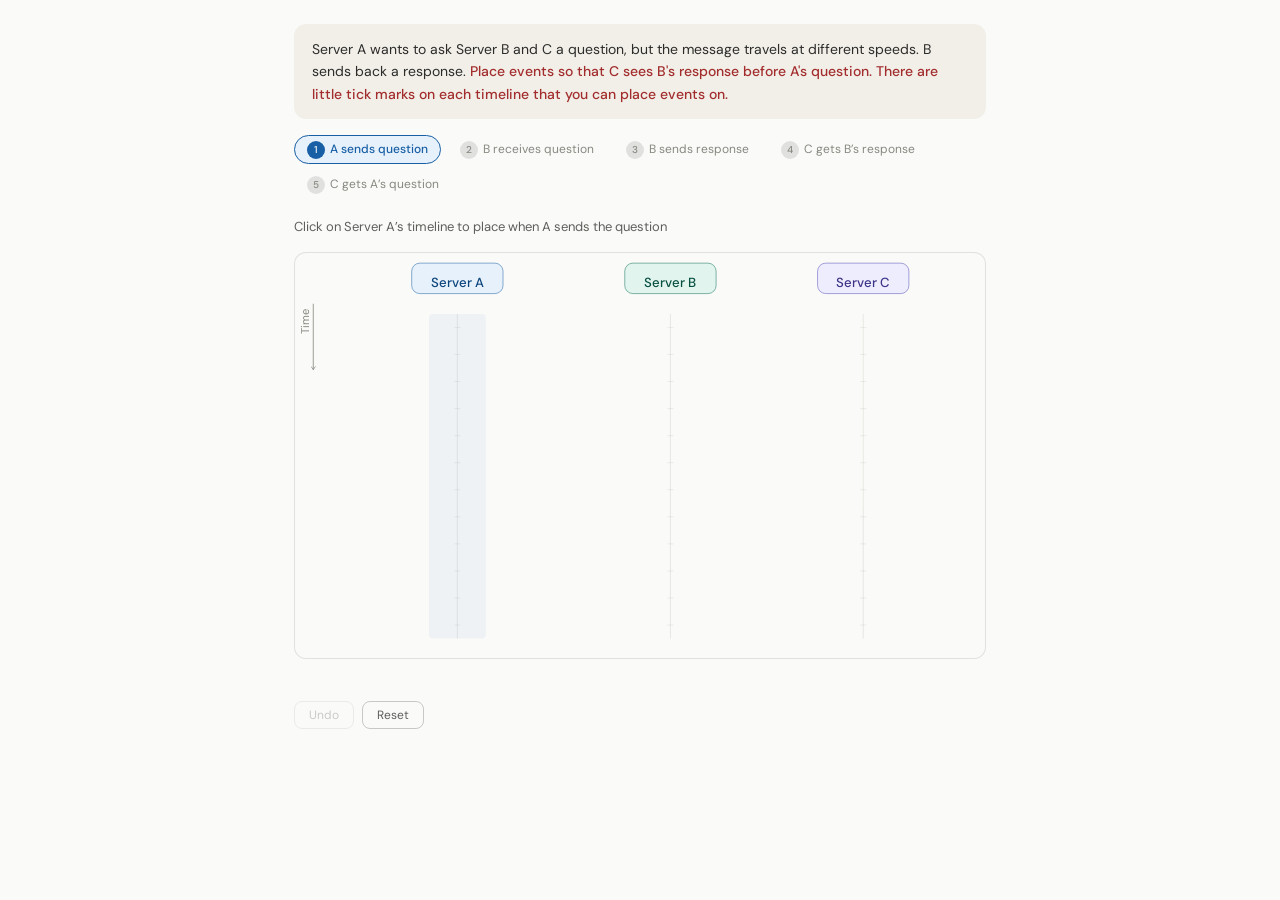
<file: artifacts/causal-violation.html>
<!DOCTYPE html>
<html lang="en">
<head>
<meta charset="UTF-8">
<meta name="viewport" content="width=device-width, initial-scale=1.0">
<title>Build a Causal Violation</title>
<link rel="preconnect" href="https://fonts.googleapis.com">
<link href="https://fonts.googleapis.com/css2?family=DM+Sans:ital,opsz,wght@0,9..40,400;0,9..40,500;1,9..40,400&family=DM+Mono:wght@400;500&display=swap" rel="stylesheet">
<style>
  :root {
    --bg: #FAFAF8;
    --bg2: #F1EFE8;
    --bg3: #E8E6DF;
    --text: #2C2C2A;
    --text2: #5F5E5A;
    --text3: #888780;
    --border: rgba(0,0,0,0.1);
    --border2: rgba(0,0,0,0.2);
    --blue50: #E6F1FB; --blue200: #85B7EB; --blue400: #378ADD; --blue600: #185FA5; --blue800: #0C447C;
    --teal50: #E1F5EE; --teal200: #5DCAA5; --teal600: #0F6E56; --teal800: #085041;
    --purple50: #EEEDFE; --purple200: #AFA9EC; --purple600: #534AB7; --purple800: #3C3489;
    --amber50: #FAEEDA; --amber400: #EF9F27; --amber600: #BA7517; --amber800: #633806;
    --red50: #FCEBEB; --red400: #E24B4A; --red600: #A32D2D; --red800: #791F1F;
    --font: 'DM Sans', system-ui, sans-serif;
    --mono: 'DM Mono', monospace;
    --radius: 8px;
    --radius-lg: 12px;
  }
  @media (prefers-color-scheme: dark) {
    :root {
      --bg: #1A1A18;
      --bg2: #2C2C2A;
      --bg3: #3D3D3A;
      --text: #E8E6DF;
      --text2: #B4B2A9;
      --text3: #888780;
      --border: rgba(255,255,255,0.1);
      --border2: rgba(255,255,255,0.2);
      --blue50: #0C447C; --blue200: #378ADD; --blue800: #E6F1FB;
      --teal50: #085041; --teal200: #1D9E75; --teal800: #E1F5EE;
      --purple50: #3C3489; --purple200: #7F77DD; --purple800: #EEEDFE;
      --amber50: #633806; --amber400: #EF9F27; --amber600: #FAC775; --amber800: #FAEEDA;
      --red50: #501313; --red400: #F09595; --red600: #F7C1C1; --red800: #FCEBEB;
    }
  }
  * { margin: 0; padding: 0; box-sizing: border-box; }
  body { font-family: var(--font); background: var(--bg); color: var(--text); line-height: 1.6; padding: 24px; max-width: 740px; margin: 0 auto; }

  .challenge { background: var(--bg2); border-radius: var(--radius-lg); padding: 14px 18px; margin-bottom: 16px; font-size: 14px; line-height: 1.6; }
  .challenge .goal { font-weight: 500; color: var(--red600); }

  .steps-bar { display: flex; gap: 6px; flex-wrap: wrap; align-items: center; margin-bottom: 12px; }
  .step-pill { display: inline-flex; align-items: center; gap: 5px; padding: 4px 12px; border-radius: 16px; font-size: 12px; font-family: var(--font); transition: all .2s; border: 1px solid transparent; }
  .step-pill.active { font-weight: 500; }
  .step-pill.done { opacity: 0.45; }
  .step-num { width: 18px; height: 18px; border-radius: 50%; display: inline-flex; align-items: center; justify-content: center; font-size: 10px; font-weight: 500; flex-shrink: 0; }

  .toolbar { min-height: 32px; margin-bottom: 8px; font-size: 13px; color: var(--text2); display: flex; align-items: center; }

  .canvas-wrap { position: relative; border: 0.5px solid var(--border); border-radius: var(--radius-lg); overflow: hidden; background: var(--bg); }
  .canvas-wrap svg { display: block; cursor: crosshair; }

  .btn-row { margin-top: 10px; display: flex; gap: 8px; }
  .ev-btn { padding: 5px 14px; font-size: 12px; font-family: var(--font); cursor: pointer; border-radius: var(--radius); border: 0.5px solid var(--border2); background: transparent; color: var(--text2); transition: background .12s, transform .1s; }
  .ev-btn:hover { background: var(--bg2); }
  .ev-btn:active { transform: scale(0.97); }
  .ev-btn:disabled { opacity: 0.3; cursor: default; pointer-events: none; }

  #feedback { margin-top: 12px; min-height: 20px; }
  .fb-card { border-radius: var(--radius-lg); padding: 14px 18px; line-height: 1.6; }
  .fb-card h3 { font-size: 14px; font-weight: 500; margin-bottom: 4px; }
  .fb-card p { font-size: 13px; }
  .fb-fail { background: var(--red50); }
  .fb-fail h3 { color: var(--red600); }
  .fb-fail p { color: var(--red800); }
  .fb-hint { background: var(--amber50); }
  .fb-hint h3 { color: var(--amber600); }
  .fb-hint p { color: var(--amber800); }
</style>
</head>
<body>

<div class="challenge">
  Server A wants to ask Server B and C a question, but the message travels at different speeds. B sends back a response.
  <span class="goal">Place events so that C sees B's response before A's question. There are little tick marks on each timeline that you can place events on.</span>
</div>

<div class="steps-bar" id="steps-bar"></div>
<div class="toolbar" id="tool-bar"></div>

<div class="canvas-wrap">
  <svg id="tl-svg" width="100%" viewBox="0 0 680 400"></svg>
</div>

<div id="feedback"></div>

<div class="btn-row">
  <button class="ev-btn" onclick="undoLast()" id="undo-btn" disabled>Undo</button>
  <button class="ev-btn" onclick="resetAll()">Reset</button>
</div>

<script>
const SVG_NS = 'http://www.w3.org/2000/svg';
const servers = [
  { label: 'Server A', x: 160, color: 'var(--blue600)', bg: 'var(--blue50)', dark: 'var(--blue800)' },
  { label: 'Server B', x: 370, color: 'var(--teal600)', bg: 'var(--teal50)', dark: 'var(--teal800)' },
  { label: 'Server C', x: 560, color: 'var(--purple600)', bg: 'var(--purple50)', dark: 'var(--purple800)' },
];
const TOP = 60, BOT = 380, ROWS = 12;
const rowH = (BOT - TOP) / ROWS;
function yFor(row) { return TOP + row * rowH + rowH / 2; }
function rowFor(y) { return Math.max(0, Math.min(ROWS - 1, Math.round((y - TOP - rowH / 2) / rowH))); }

const STEPS = [
  { id: 'a-send-q', label: 'A sends question', desc: 'Click on Server A\u2019s timeline to place when A sends the question', server: 0, type: 'send', msgType: 'question' },
  { id: 'b-recv-q', label: 'B receives question', desc: 'Click on Server B\u2019s timeline for when B receives A\u2019s question', server: 1, type: 'recv', msgType: 'question', from: 'a-send-q' },
  { id: 'b-send-a', label: 'B sends response', desc: 'Click on Server B\u2019s timeline for when B sends its response (must be after receiving)', server: 1, type: 'send', msgType: 'answer' },
  { id: 'c-recv-a', label: 'C gets B\u2019s response', desc: 'Click on Server C\u2019s timeline for when C receives B\u2019s response', server: 2, type: 'recv', msgType: 'answer', from: 'b-send-a' },
  { id: 'c-recv-q', label: 'C gets A\u2019s question', desc: 'Click on Server C\u2019s timeline for when C receives A\u2019s question (the slow path)', server: 2, type: 'recv', msgType: 'question', from: 'a-send-q' },
];

let placed = {};
let currentStep = 0;
let history = [];

const serverColors = ['var(--blue600)', 'var(--teal600)', 'var(--purple600)'];
const serverBgs = ['var(--blue50)', 'var(--teal50)', 'var(--purple50)'];

function renderSteps() {
  const bar = document.getElementById('steps-bar');
  bar.innerHTML = '';
  STEPS.forEach((s, i) => {
    const pill = document.createElement('span');
    pill.className = 'step-pill' + (i === currentStep ? ' active' : '') + (i < currentStep ? ' done' : '');
    pill.style.background = i === currentStep ? serverBgs[s.server] : (i < currentStep ? 'var(--bg3)' : 'transparent');
    pill.style.color = i === currentStep ? serverColors[s.server] : 'var(--text3)';
    if (i === currentStep) pill.style.borderColor = serverColors[s.server];

    const num = document.createElement('span');
    num.className = 'step-num';
    if (i < currentStep) {
      num.style.background = 'var(--bg3)'; num.style.color = 'var(--text3)';
      num.innerHTML = '<svg width="10" height="10" viewBox="0 0 10 10"><path d="M2 5l2 2 4-4" fill="none" stroke="currentColor" stroke-width="1.5" stroke-linecap="round"/></svg>';
    } else {
      num.style.background = i === currentStep ? serverColors[s.server] : 'var(--border)';
      num.style.color = i === currentStep ? 'var(--bg)' : 'var(--text3)';
      num.textContent = i + 1;
    }
    pill.appendChild(num);
    const txt = document.createElement('span');
    txt.textContent = s.label;
    pill.appendChild(txt);
    bar.appendChild(pill);
  });

  const toolbar = document.getElementById('tool-bar');
  toolbar.textContent = currentStep < STEPS.length ? STEPS[currentStep].desc : '';
}

function renderSVG() {
  const svg = document.getElementById('tl-svg');
  svg.innerHTML = '';
  const defs = document.createElementNS(SVG_NS, 'defs');
  defs.innerHTML = '<marker id="arrow" viewBox="0 0 10 10" refX="8" refY="5" markerWidth="6" markerHeight="6" orient="auto-start-reverse"><path d="M2 1L8 5L2 9" fill="none" stroke="context-stroke" stroke-width="1.5" stroke-linecap="round" stroke-linejoin="round"/></marker>';
  svg.appendChild(defs);

  servers.forEach((s, i) => {
    const r = document.createElementNS(SVG_NS, 'rect');
    r.setAttribute('x', s.x - 45); r.setAttribute('y', 10);
    r.setAttribute('width', 90); r.setAttribute('height', 30); r.setAttribute('rx', 8);
    r.setAttribute('fill', s.bg); r.setAttribute('stroke', s.color); r.setAttribute('stroke-width', '0.5');
    svg.appendChild(r);
    const t = document.createElementNS(SVG_NS, 'text');
    t.setAttribute('x', s.x); t.setAttribute('y', 29);
    t.setAttribute('text-anchor', 'middle'); t.setAttribute('dominant-baseline', 'central');
    t.setAttribute('font-size', '13'); t.setAttribute('font-weight', '500');
    t.setAttribute('fill', s.dark); t.setAttribute('font-family', 'var(--font)');
    t.textContent = s.label;
    svg.appendChild(t);

    const line = document.createElementNS(SVG_NS, 'line');
    line.setAttribute('x1', s.x); line.setAttribute('y1', TOP);
    line.setAttribute('x2', s.x); line.setAttribute('y2', BOT);
    line.setAttribute('stroke', 'var(--text3)'); line.setAttribute('stroke-width', '0.8'); line.setAttribute('opacity', '0.2');
    svg.appendChild(line);

    for (let row = 0; row < ROWS; row++) {
      const y = yFor(row);
      const tick = document.createElementNS(SVG_NS, 'line');
      tick.setAttribute('x1', s.x - 3); tick.setAttribute('y1', y);
      tick.setAttribute('x2', s.x + 3); tick.setAttribute('y2', y);
      tick.setAttribute('stroke', 'var(--text3)'); tick.setAttribute('stroke-width', '0.5'); tick.setAttribute('opacity', '0.25');
      svg.appendChild(tick);
    }

    if (currentStep < STEPS.length && STEPS[currentStep].server === i) {
      const hl = document.createElementNS(SVG_NS, 'rect');
      hl.setAttribute('x', s.x - 28); hl.setAttribute('y', TOP);
      hl.setAttribute('width', 56); hl.setAttribute('height', BOT - TOP);
      hl.setAttribute('fill', s.color); hl.setAttribute('opacity', '0.05'); hl.setAttribute('rx', 4);
      svg.appendChild(hl);
    }
  });

  const timeLabel = document.createElementNS(SVG_NS, 'text');
  timeLabel.setAttribute('x', 14); timeLabel.setAttribute('y', 80);
  timeLabel.setAttribute('font-size', '11'); timeLabel.setAttribute('fill', 'var(--text3)');
  timeLabel.setAttribute('font-family', 'var(--font)');
  timeLabel.setAttribute('transform', 'rotate(-90 14 80)');
  timeLabel.textContent = 'Time';
  svg.appendChild(timeLabel);
  const timeArr = document.createElementNS(SVG_NS, 'line');
  timeArr.setAttribute('x1', 18); timeArr.setAttribute('y1', 50);
  timeArr.setAttribute('x2', 18); timeArr.setAttribute('y2', 115);
  timeArr.setAttribute('stroke', 'var(--text3)'); timeArr.setAttribute('stroke-width', '0.8');
  timeArr.setAttribute('marker-end', 'url(#arrow)');
  svg.appendChild(timeArr);

  STEPS.forEach((step) => {
    if (!placed[step.id]) return;
    const ev = placed[step.id];
    const s = servers[step.server];
    const y = yFor(ev.row);
    const isQ = step.msgType === 'question';

    if (step.from && placed[step.from]) {
      const fromStep = STEPS.find(st => st.id === step.from);
      const fromEv = placed[step.from];
      const fromS = servers[fromStep.server];
      const y1 = yFor(fromEv.row), y2 = y;
      const lineColor = isQ ? 'var(--blue200)' : 'var(--amber400)';
      const arrow = document.createElementNS(SVG_NS, 'line');
      arrow.setAttribute('x1', fromS.x); arrow.setAttribute('y1', y1);
      arrow.setAttribute('x2', s.x); arrow.setAttribute('y2', y2);
      arrow.setAttribute('stroke', lineColor); arrow.setAttribute('stroke-width', '1.2');
      arrow.setAttribute('stroke-dasharray', '5,3'); arrow.setAttribute('marker-end', 'url(#arrow)');
      svg.appendChild(arrow);

      const mx = (fromS.x + s.x) / 2, my = (y1 + y2) / 2 - 8;
      const tag = document.createElementNS(SVG_NS, 'text');
      tag.setAttribute('x', mx); tag.setAttribute('y', my);
      tag.setAttribute('text-anchor', 'middle');
      tag.setAttribute('font-size', '10'); tag.setAttribute('font-family', 'var(--font)');
      tag.setAttribute('fill', isQ ? 'var(--blue600)' : 'var(--amber600)');
      tag.textContent = isQ ? 'question' : 'response';
      svg.appendChild(tag);
    }

    const circle = document.createElementNS(SVG_NS, 'circle');
    circle.setAttribute('cx', s.x); circle.setAttribute('cy', y);
    circle.setAttribute('r', 7);
    circle.setAttribute('fill', isQ ? 'var(--blue600)' : 'var(--amber400)');
    circle.setAttribute('stroke', isQ ? 'var(--blue800)' : 'var(--amber600)');
    circle.setAttribute('stroke-width', '1');
    svg.appendChild(circle);

    const icon = document.createElementNS(SVG_NS, 'text');
    icon.setAttribute('x', s.x); icon.setAttribute('y', y + 1);
    icon.setAttribute('text-anchor', 'middle'); icon.setAttribute('dominant-baseline', 'central');
    icon.setAttribute('font-size', '9'); icon.setAttribute('font-weight', '500');
    icon.setAttribute('fill', 'var(--bg)'); icon.setAttribute('font-family', 'var(--font)');
    icon.textContent = isQ ? '?' : '!';
    svg.appendChild(icon);

    const labelSide = step.server === 2 ? 1 : -1;
    const label = document.createElementNS(SVG_NS, 'text');
    label.setAttribute('x', s.x + labelSide * 20);
    label.setAttribute('y', y + 1);
    label.setAttribute('text-anchor', labelSide === -1 ? 'end' : 'start');
    label.setAttribute('dominant-baseline', 'central');
    label.setAttribute('font-size', '11'); label.setAttribute('font-family', 'var(--font)');
    label.setAttribute('fill', 'var(--text3)');
    label.textContent = step.type === 'send' ? 'send' : 'recv';
    svg.appendChild(label);
  });

  if (currentStep < STEPS.length) {
    const targetServer = STEPS[currentStep].server;
    const s = servers[targetServer];
    for (let row = 0; row < ROWS; row++) {
      const y = yFor(row);
      const hit = document.createElementNS(SVG_NS, 'circle');
      hit.setAttribute('cx', s.x); hit.setAttribute('cy', y);
      hit.setAttribute('r', 13); hit.setAttribute('fill', 'transparent');
      hit.setAttribute('cursor', 'pointer');
      hit.dataset.row = row; hit.dataset.server = targetServer;
      svg.appendChild(hit);
    }
  }
}

function checkCompletion() {
  if (currentStep < STEPS.length) return;
  const fb = document.getElementById('feedback');
  const cRecvA = placed['c-recv-a'];
  const cRecvQ = placed['c-recv-q'];

  if (cRecvA && cRecvQ && cRecvA.row < cRecvQ.row) {
    fb.innerHTML = '<div class="fb-card fb-fail">' +
      '<h3>Causal violation \u2014 you broke the conversation.</h3>' +
      '<p>Server C received B\u2019s response <em>before</em> A\u2019s question. From C\u2019s perspective, someone answered a question that hasn\u2019t been asked yet.<br><br>' +
      'This happened because the message from A to C traveled slower than the path A\u2009\u2192\u2009B\u2009\u2192\u2009C. ' +
      'Physical clocks can\u2019t detect this \u2014 C has no way of knowing the response depends on the question. ' +
      'This is exactly the problem Lamport clocks solve: by attaching a logical timestamp to each message, ' +
      'C can reconstruct the causal order even when delivery order is wrong.</p></div>';
  } else if (cRecvA && cRecvQ) {
    fb.innerHTML = '<div class="fb-card fb-hint">' +
      '<h3>Messages arrived in order \u2014 but the challenge asked for a violation.</h3>' +
      '<p>C received the question before the response, so the conversation makes sense. ' +
      'Try again: make the question arrive at C <em>after</em> the response. ' +
      'Hint: the question has to travel far (A\u2009\u2192\u2009C) while the response takes a shortcut (B\u2009\u2192\u2009C).</p></div>';
  }
}

function placeEvent(server, row) {
  if (currentStep >= STEPS.length) return;
  const step = STEPS[currentStep];
  if (step.server !== server) return;
  if (step.from && placed[step.from]) {
    if (row <= placed[step.from].row) return;
  }
  if (step.id === 'b-send-a' && placed['b-recv-q']) {
    if (row <= placed['b-recv-q'].row) return;
  }
  placed[step.id] = { row, server };
  history.push(step.id);
  currentStep++;
  document.getElementById('undo-btn').disabled = false;
  renderSteps();
  renderSVG();
  checkCompletion();
}

function undoLast() {
  if (history.length === 0) return;
  const lastId = history.pop();
  delete placed[lastId];
  currentStep = STEPS.findIndex(s => s.id === lastId);
  document.getElementById('feedback').innerHTML = '';
  document.getElementById('undo-btn').disabled = history.length === 0;
  renderSteps();
  renderSVG();
}

function resetAll() {
  placed = {};
  history = [];
  currentStep = 0;
  document.getElementById('feedback').innerHTML = '';
  document.getElementById('undo-btn').disabled = true;
  renderSteps();
  renderSVG();
}

document.getElementById('tl-svg').addEventListener('click', e => {
  const t = e.target;
  if (t.dataset.row !== undefined) {
    placeEvent(parseInt(t.dataset.server), parseInt(t.dataset.row));
  }
});

renderSteps();
renderSVG();
</script>
</body>
</html>
</file>
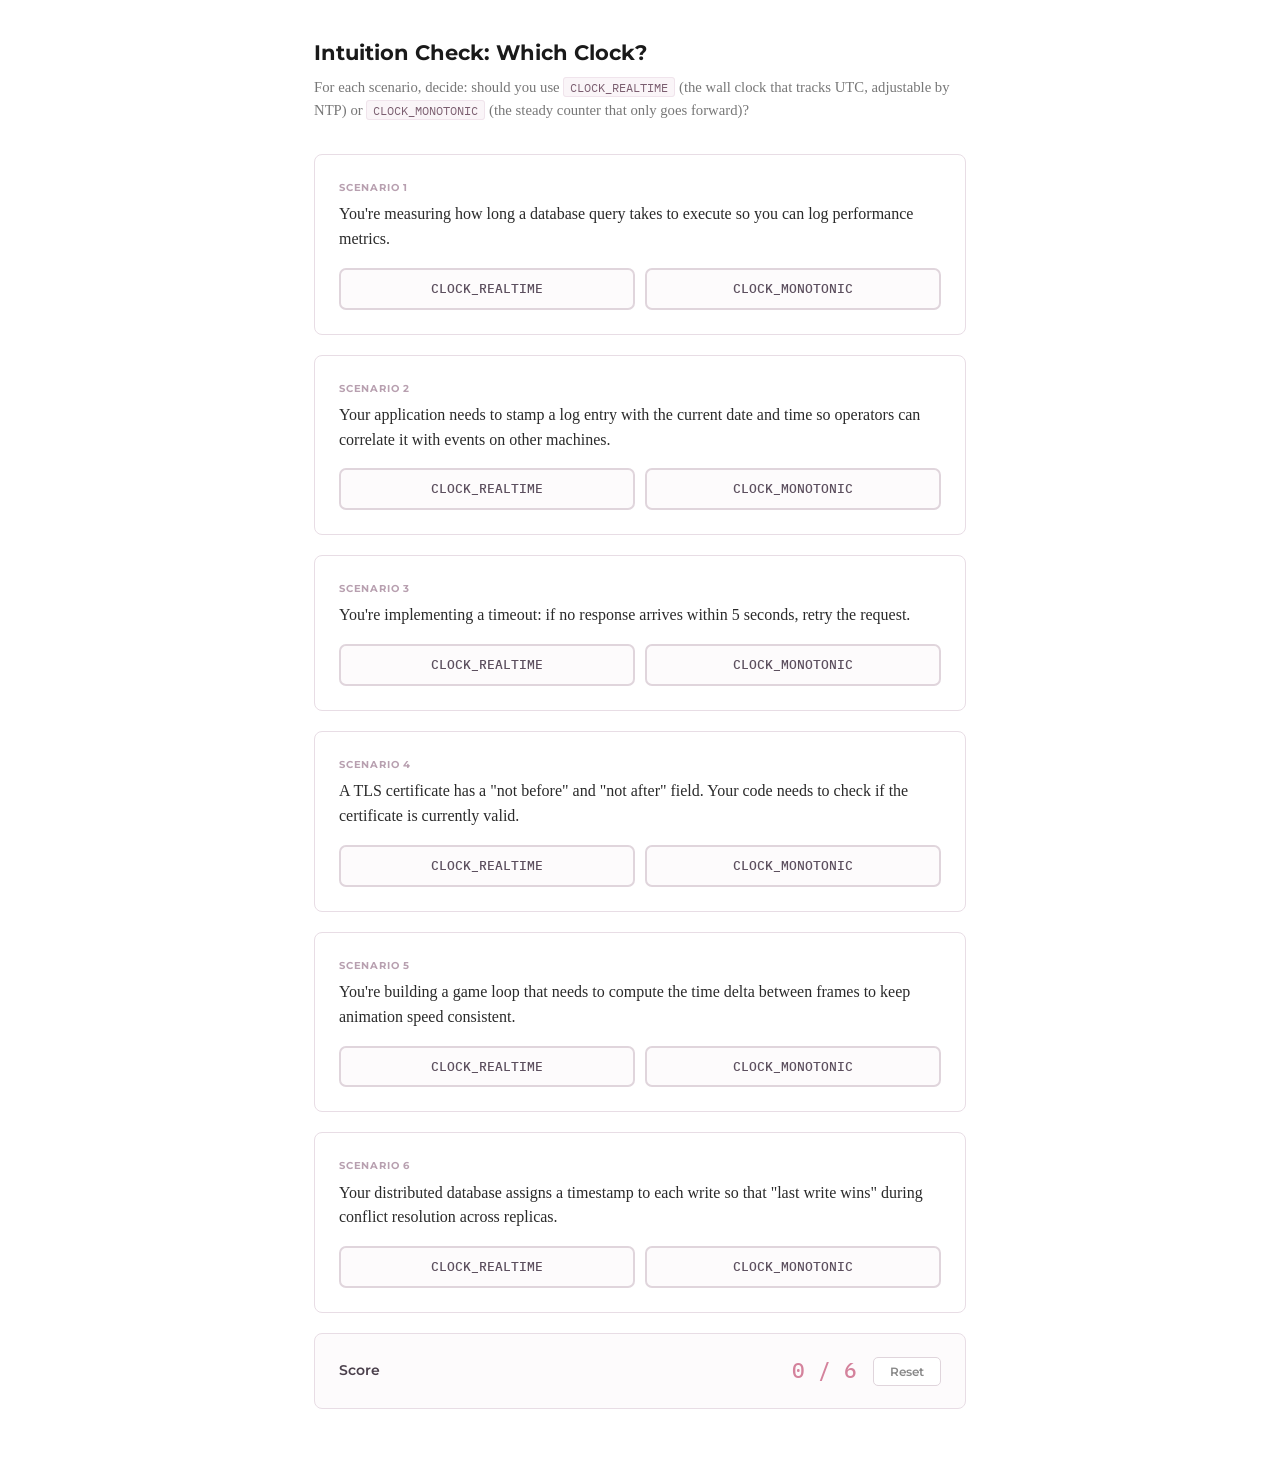
<file: artifacts/clock-quiz.html>
<!DOCTYPE html>
<html lang="en">
<head>
<meta charset="UTF-8">
<meta name="viewport" content="width=device-width, initial-scale=1.0">
<title>Clock Quiz</title>
<style>
  @import url('https://fonts.googleapis.com/css2?family=Montserrat:wght@500;600;700&family=IBM+Plex+Mono:wght@400;500&display=swap');

  * { margin: 0; padding: 0; box-sizing: border-box; }

  body {
    font-family: "Cambria Math", Cambria, Georgia, serif;
    color: #2a2a2a;
    background: #fff;
    font-size: 17px;
    line-height: 1.65;
  }

  .quiz {
    max-width: 700px;
    margin: 0 auto;
    padding: 36px 24px 48px;
  }

  .quiz-title {
    font-family: "Montserrat", sans-serif;
    font-size: 1.3rem;
    font-weight: 700;
    margin-bottom: 6px;
    color: #1a1a1a;
  }

  .quiz-intro {
    font-size: 0.92rem;
    color: #777;
    margin-bottom: 32px;
    line-height: 1.55;
  }

  .quiz-intro code {
    font-family: "IBM Plex Mono", Menlo, monospace;
    font-size: 0.84em;
    background: #faf5f8;
    padding: 1px 6px;
    border-radius: 3px;
    color: #7b5e70;
    border: 1px solid #f0e4ec;
  }

  /* ── Scenario card ── */
  .scenario {
    border: 1px solid #e8dde5;
    border-radius: 8px;
    padding: 24px;
    margin-bottom: 20px;
    transition: border-color 0.3s;
  }

  .scenario-num {
    font-family: "Montserrat", sans-serif;
    font-size: 0.65rem;
    font-weight: 700;
    text-transform: uppercase;
    letter-spacing: 0.08em;
    color: #b8a0b0;
    margin-bottom: 6px;
  }

  .scenario-question {
    font-size: 1rem;
    margin-bottom: 16px;
    color: #2a2a2a;
    line-height: 1.55;
  }

  .choices {
    display: flex;
    gap: 10px;
  }

  .choice-btn {
    flex: 1;
    padding: 10px 16px;
    border: 2px solid #e0d5dc;
    border-radius: 7px;
    background: #fdfbfc;
    cursor: pointer;
    font-family: "IBM Plex Mono", Menlo, monospace;
    font-size: 0.8rem;
    font-weight: 500;
    color: #5c4f5e;
    text-align: center;
    transition: border-color 0.15s, background 0.15s, transform 0.1s;
    line-height: 1.4;
  }

  .choice-btn:hover:not(.locked) {
    border-color: #d4829c;
    background: #fdf2f5;
    transform: translateY(-1px);
  }

  .choice-btn.locked {
    cursor: default;
    opacity: 0.5;
  }

  .choice-btn.correct {
    border-color: #3cb371;
    background: #eef8f0;
    color: #2d7a4a;
    opacity: 1;
  }

  .choice-btn.wrong {
    border-color: #d9534f;
    background: #fef2f2;
    color: #a33;
    opacity: 1;
  }

  /* ── Feedback ── */
  .feedback {
    margin-top: 14px;
    padding: 14px 16px;
    border-radius: 6px;
    font-size: 0.88rem;
    line-height: 1.55;
    display: none;
  }

  .feedback.show { display: block; }

  .feedback.correct-fb {
    background: #f0faf2;
    border: 1px solid #c8e6cf;
    color: #2d6b42;
  }

  .feedback.wrong-fb {
    background: #fef6f5;
    border: 1px solid #f0ccc8;
    color: #8b3a35;
  }

  .feedback strong {
    font-weight: 600;
  }

  /* ── Score ── */
  .score-bar {
    margin-top: 12px;
    padding: 20px 24px;
    background: #fdfbfc;
    border: 1px solid #e8dde5;
    border-radius: 8px;
    display: flex;
    align-items: center;
    justify-content: space-between;
  }

  .score-text {
    font-family: "Montserrat", sans-serif;
    font-size: 0.9rem;
    font-weight: 600;
    color: #4a3f4b;
  }

  .score-count {
    font-family: "IBM Plex Mono", Menlo, monospace;
    font-size: 1.3rem;
    font-weight: 500;
    color: #d4829c;
  }

  .reset-btn {
    font-family: "Montserrat", sans-serif;
    font-size: 0.78rem;
    font-weight: 600;
    padding: 6px 16px;
    border: 1px solid #e0d5dc;
    border-radius: 5px;
    background: #fff;
    color: #888;
    cursor: pointer;
    transition: background 0.15s, color 0.15s;
  }
  .reset-btn:hover {
    background: #fdf2f5;
    color: #d4829c;
  }
</style>
</head>
<body>
<div class="quiz">
  <div class="quiz-title">Intuition Check: Which Clock?</div>
  <div class="quiz-intro">
    For each scenario, decide: should you use <code>CLOCK_REALTIME</code> (the wall clock that tracks UTC, adjustable by NTP) or <code>CLOCK_MONOTONIC</code> (the steady counter that only goes forward)?
  </div>

  <div id="scenarios"></div>

  <div class="score-bar">
    <div>
      <div class="score-text">Score</div>
    </div>
    <div style="display:flex;align-items:center;gap:16px;">
      <div class="score-count"><span id="score">0</span> / <span id="total">0</span></div>
      <button class="reset-btn" onclick="resetQuiz()">Reset</button>
    </div>
  </div>
</div>

<script>
const questions = [
  {
    scenario: "You're measuring how long a database query takes to execute so you can log performance metrics.",
    answer: "CLOCK_MONOTONIC",
    explain_right: "You need elapsed time that can't be thrown off by an NTP adjustment mid-measurement. CLOCK_MONOTONIC only moves forward at a steady rate.",
    explain_wrong: "CLOCK_REALTIME could jump forward or backward during your measurement if NTP corrects the clock, giving you a negative or wildly wrong duration."
  },
  {
    scenario: "Your application needs to stamp a log entry with the current date and time so operators can correlate it with events on other machines.",
    answer: "CLOCK_REALTIME",
    explain_right: "Log timestamps need to be in UTC so humans and other systems can make sense of them. That's exactly what CLOCK_REALTIME provides.",
    explain_wrong: "CLOCK_MONOTONIC starts at 0 on boot — it tells you nothing about what time it actually is. You'd get meaningless numbers in your logs."
  },
  {
    scenario: "You're implementing a timeout: if no response arrives within 5 seconds, retry the request.",
    answer: "CLOCK_MONOTONIC",
    explain_right: "Timeouts measure elapsed duration. CLOCK_MONOTONIC guarantees that 5 seconds of ticks is always 5 seconds — no NTP surprises.",
    explain_wrong: "If NTP steps the clock back by 3 seconds during your wait, CLOCK_REALTIME could make your 5-second timeout last 8 real seconds."
  },
  {
    scenario: "A TLS certificate has a \"not before\" and \"not after\" field. Your code needs to check if the certificate is currently valid.",
    answer: "CLOCK_REALTIME",
    explain_right: "Certificate validity is defined in terms of calendar dates (UTC). You need the actual wall-clock time to compare against those dates.",
    explain_wrong: "CLOCK_MONOTONIC has no concept of calendar time. It can't tell you whether today is before or after March 15, 2026."
  },
  {
    scenario: "You're building a game loop that needs to compute the time delta between frames to keep animation speed consistent.",
    answer: "CLOCK_MONOTONIC",
    explain_right: "Frame deltas must be smooth and monotonic. A clock that can jump due to NTP would cause animation glitches — objects teleporting or freezing.",
    explain_wrong: "An NTP correction during gameplay could produce a negative delta or a huge spike, breaking your physics and rendering."
  },
  {
    scenario: "Your distributed database assigns a timestamp to each write so that \"last write wins\" during conflict resolution across replicas.",
    answer: "CLOCK_REALTIME",
    explain_right: "Cross-machine ordering by time requires a shared reference frame — UTC via CLOCK_REALTIME. It's imperfect (NTP has bounded error), but CLOCK_MONOTONIC is purely local and incomparable across machines.",
    explain_wrong: "CLOCK_MONOTONIC is local to each machine and starts at boot. Machine A's monotonic time 500,000 has zero relation to Machine B's 500,000. You can't compare them."
  }
];

let answered = 0;
let correct = 0;

function render() {
  const container = document.getElementById('scenarios');
  container.innerHTML = '';

  questions.forEach((q, i) => {
    const div = document.createElement('div');
    div.className = 'scenario';
    div.id = `scenario-${i}`;
    div.innerHTML = `
      <div class="scenario-num">Scenario ${i + 1}</div>
      <div class="scenario-question">${q.scenario}</div>
      <div class="choices">
        <button class="choice-btn" onclick="choose(${i}, 'CLOCK_REALTIME', this)" id="s${i}-realtime">CLOCK_REALTIME</button>
        <button class="choice-btn" onclick="choose(${i}, 'CLOCK_MONOTONIC', this)" id="s${i}-monotonic">CLOCK_MONOTONIC</button>
      </div>
      <div class="feedback" id="fb-${i}"></div>
    `;
    container.appendChild(div);
  });

  document.getElementById('total').textContent = questions.length;
  document.getElementById('score').textContent = '0';
}

function choose(idx, choice, btn) {
  const q = questions[idx];
  const rt = document.getElementById(`s${idx}-realtime`);
  const mt = document.getElementById(`s${idx}-monotonic`);
  const fb = document.getElementById(`fb-${idx}`);
  const card = document.getElementById(`scenario-${idx}`);

  // Already answered
  if (rt.classList.contains('locked')) return;

  // Lock both buttons
  rt.classList.add('locked');
  mt.classList.add('locked');

  const isCorrect = choice === q.answer;

  if (isCorrect) {
    btn.classList.add('correct');
    fb.className = 'feedback correct-fb show';
    fb.innerHTML = `<strong>Correct!</strong> ${q.explain_right}`;
    correct++;
    card.style.borderColor = '#c8e6cf';
  } else {
    btn.classList.add('wrong');
    // Highlight the correct one
    if (q.answer === 'CLOCK_REALTIME') rt.classList.add('correct');
    else mt.classList.add('correct');
    fb.className = 'feedback wrong-fb show';
    fb.innerHTML = `<strong>Not quite.</strong> ${q.explain_wrong}`;
    card.style.borderColor = '#f0ccc8';
  }

  answered++;
  document.getElementById('score').textContent = correct;
}

function resetQuiz() {
  answered = 0;
  correct = 0;
  render();
}

render();
</script>
</body>
</html>
</file>
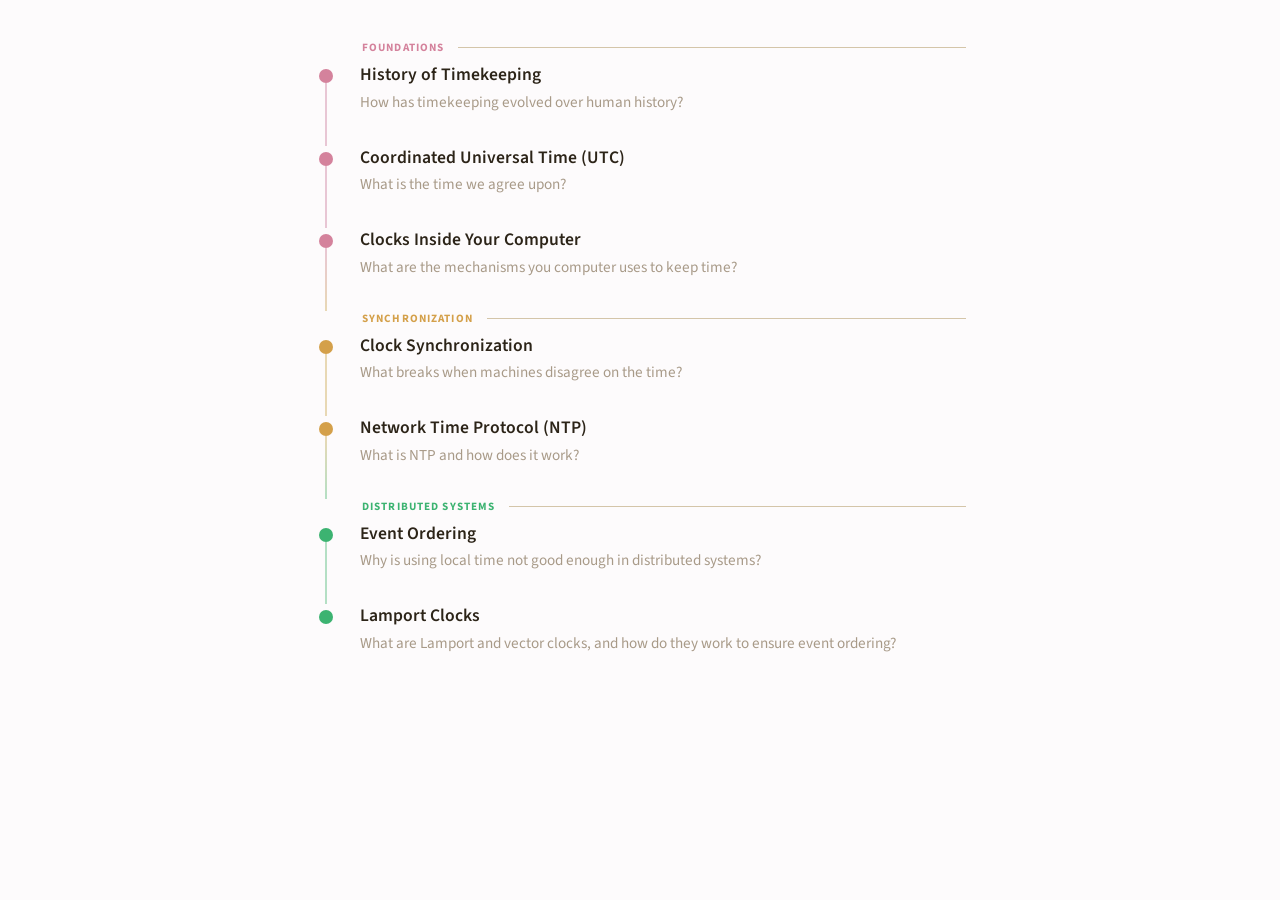
<file: artifacts/learning-flow.html>
<!DOCTYPE html>
<html lang="en">
<head>
<meta charset="UTF-8">
<meta name="viewport" content="width=device-width, initial-scale=1.0">
<title>Learning Flow</title>
<style>
  @import url('https://fonts.googleapis.com/css2?family=Playfair+Display:ital,wght@0,400;0,700;1,400&family=Source+Sans+3:wght@300;400;500;600&display=swap');

  * { margin: 0; padding: 0; box-sizing: border-box; }

  body {
    font-family: 'Source Sans 3', 'Helvetica Neue', sans-serif;
    color: #2c2418;
    background: #fdfbfc;
    min-height: 100vh;
  }

  .flow {
    width: 100%;
    max-width: 700px;
    margin: 0 auto;
    padding: 40px 24px 52px;
  }

  .flow-title {
    font-family: 'Playfair Display', Georgia, serif;
    font-size: 1.6rem;
    font-weight: 700;
    text-align: center;
    margin-bottom: 40px;
    color: #2c2418;
  }

  /* ── Zone subheaders ── */
  .zone-header {
    display: flex;
    align-items: center;
    gap: 14px;
    margin-bottom: 8px;
    padding-left: 48px;
  }
  .zone-header span {
    font-family: 'Source Sans 3', 'Helvetica Neue', sans-serif;
    font-size: 0.7rem;
    font-weight: 700;
    text-transform: uppercase;
    letter-spacing: 0.1em;
    white-space: nowrap;
  }
  .zone-header::after {
    content: '';
    flex: 1;
    height: 1px;
    background: #d4c5a9;
  }
  .zone-header.zh-rose span { color: #d4829c; }
  .zone-header.zh-amber span { color: #d4a04a; }
  .zone-header.zh-green span { color: #3cb371; }

  .zone-header + .step { margin-top: 4px; }

  /* ── Steps ── */
  .step {
    display: flex;
    gap: 22px;
    position: relative;
  }

  .step-rail {
    width: 24px;
    display: flex;
    flex-direction: column;
    align-items: center;
    flex-shrink: 0;
  }

  .step-dot {
    width: 14px;
    height: 14px;
    border-radius: 50%;
    flex-shrink: 0;
    margin-top: 6px;
  }

  .step-line {
    width: 2.5px;
    flex: 1;
    min-height: 24px;
  }

  .step.rose .step-dot { background: #d4829c; }
  .step.rose .step-line { background: #e8c6d4; }
  .step.amber .step-dot { background: #d4a04a; }
  .step.amber .step-line { background: #e8d8b4; }
  .step.green .step-dot { background: #3cb371; }
  .step.green .step-line { background: #b4dfc4; }

  .step.rose-to-amber .step-line {
    background: linear-gradient(to bottom, #e8c6d4, #e8d8b4);
  }
  .step.amber-to-green .step-line {
    background: linear-gradient(to bottom, #e8d8b4, #b4dfc4);
  }

  .step:last-child .step-line { display: none; }

  .step-body { padding-bottom: 32px; }

  .step-name {
    font-family: 'Source Sans 3', 'Helvetica Neue', sans-serif;
    font-size: 1.1rem;
    font-weight: 600;
    color: #2c2418;
    line-height: 1.35;
  }

  .step-desc {
    font-size: 0.95rem;
    color: #a89a88;
    margin-top: 4px;
    line-height: 1.5;
  }
</style>
</head>
<body>
<div class="flow">
  <div class="zone-header zh-rose"><span>Foundations</span></div>

  <div class="step rose">
    <div class="step-rail"><div class="step-dot"></div><div class="step-line"></div></div>
    <div class="step-body">
      <div class="step-name">History of Timekeeping</div>
      <div class="step-desc">How has timekeeping evolved over human history?</div>
    </div>
  </div>

  <div class="step rose">
    <div class="step-rail"><div class="step-dot"></div><div class="step-line"></div></div>
    <div class="step-body">
      <div class="step-name">Coordinated Universal Time (UTC)</div>
      <div class="step-desc">What is the time we agree upon?</div>
    </div>
  </div>

  <div class="step rose rose-to-amber">
    <div class="step-rail"><div class="step-dot"></div><div class="step-line"></div></div>
    <div class="step-body">
      <div class="step-name">Clocks Inside Your Computer</div>
      <div class="step-desc">What are the mechanisms you computer uses to keep time?</div>
    </div>
  </div>

  <div class="zone-header zh-amber"><span>Synchronization</span></div>

  <div class="step amber">
    <div class="step-rail"><div class="step-dot"></div><div class="step-line"></div></div>
    <div class="step-body">
      <div class="step-name">Clock Synchronization</div>
      <div class="step-desc">What breaks when machines disagree on the time?</div>
    </div>
  </div>

  <div class="step amber amber-to-green">
    <div class="step-rail"><div class="step-dot"></div><div class="step-line"></div></div>
    <div class="step-body">
      <div class="step-name">Network Time Protocol (NTP)</div>
      <div class="step-desc">What is NTP and how does it work?</div>
    </div>
  </div>

  <div class="zone-header zh-green"><span>Distributed Systems</span></div>

  <div class="step green">
    <div class="step-rail"><div class="step-dot"></div><div class="step-line"></div></div>
    <div class="step-body">
      <div class="step-name">Event Ordering</div>
      <div class="step-desc">Why is using local time not good enough in distributed systems?</div>
    </div>
  </div>

  <div class="step green">
    <div class="step-rail"><div class="step-dot"></div><div class="step-line"></div></div>
    <div class="step-body">
      <div class="step-name">Lamport Clocks</div>
      <div class="step-desc">What are Lamport and vector clocks, and how do they work to ensure event ordering?</div>
    </div>
  </div>
</div>
</body>
</html>
</file>
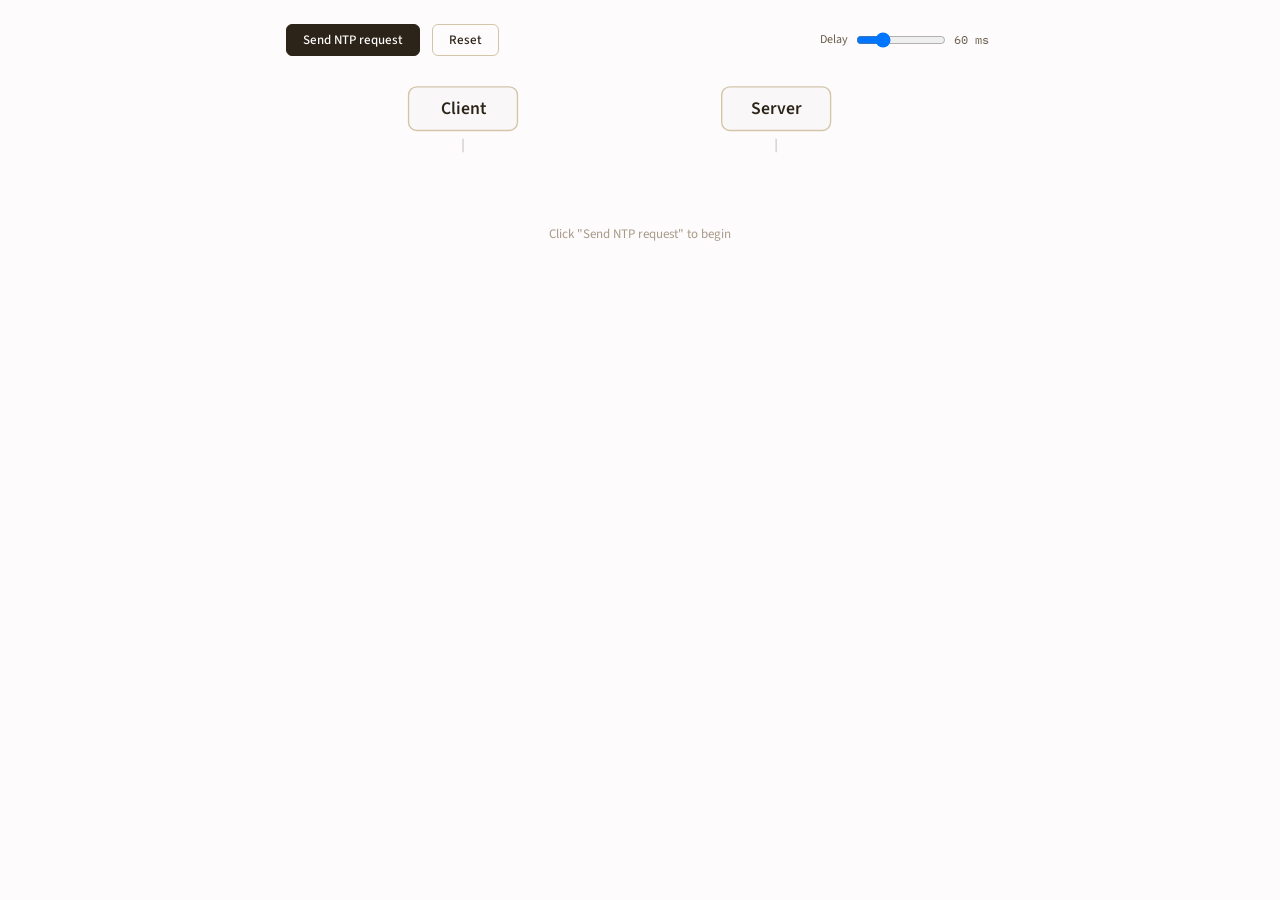
<file: artifacts/ntp-exchange.html>
<!DOCTYPE html>
<html lang="en">
<head>
  <meta charset="UTF-8">
  <meta name="viewport" content="width=device-width, initial-scale=1.0">
  <title>NTP Message Exchange</title>
  <style>
    @import url('https://fonts.googleapis.com/css2?family=Source+Sans+3:wght@300;400;500;600&family=IBM+Plex+Mono:wght@400;500;600&display=swap');

    * { margin: 0; padding: 0; box-sizing: border-box; }

    :root {
      --fg: #2c2418;
      --fg-dim: #6b5d4d;
      --fg-faint: #a89a88;
      --bg: #fdfbfc;
      --bg-sub: #faf7f9;
      --border: #d4c5a9;
      --coral: #c0512d;
      --coral-bg: #f5ede7;
      --purple: #5b4fc7;
      --purple-bg: #eeedfb;
      --teal: #0f7b60;
      --teal-bg: #e4f0ec;
      --font-sans: 'Source Sans 3', 'Helvetica Neue', sans-serif;
      --font-mono: 'IBM Plex Mono', 'Menlo', monospace;
    }

    body {
      font-family: var(--font-sans);
      color: var(--fg);
      background: var(--bg);
      line-height: 1.5;
    }

    .container {
      max-width: 740px;
      margin: 0 auto;
      padding: 24px 16px;
    }

    .controls {
      display: flex;
      align-items: center;
      gap: 12px;
      margin-bottom: 20px;
      flex-wrap: wrap;
    }

    .btn {
      padding: 6px 16px; font-size: 13px; font-family: var(--font-sans);
      font-weight: 500; cursor: pointer; border-radius: 6px;
      border: 1px solid var(--border); background: var(--bg); color: var(--fg);
      transition: background 0.15s;
    }
    .btn:hover { background: var(--bg-sub); }
    .btn:disabled { opacity: 0.35; cursor: default; }
    .btn-primary { background: var(--fg); color: var(--bg); border-color: var(--fg); }
    .btn-primary:hover { background: #444; }

    .delay-control {
      margin-left: auto; display: flex; align-items: center;
      gap: 8px; font-size: 12px; color: var(--fg-dim);
    }
    .delay-control input[type=range] { width: 90px; }
    .delay-control .val { font-family: var(--font-mono); font-size: 12px; min-width: 40px; }

    .hint { font-size: 13px; color: var(--fg-faint); text-align: center; padding: 60px 0; }

    .ts-row {
      display: flex; flex-wrap: wrap; gap: 8px;
      justify-content: center; margin: 16px 0;
    }
    .ts-pill {
      display: inline-flex; align-items: center; gap: 5px;
      padding: 4px 10px; border-radius: 5px;
      font-family: var(--font-mono); font-size: 12px;
      background: var(--bg-sub); border: 1px solid var(--border);
    }
    .ts-pill .ts-name { font-weight: 600; }

    .formula-section { display: none; margin-top: 20px; }
    .formula-section.show { display: block; }

    .formula-block {
      background: var(--bg-sub); border: 1px solid var(--border);
      border-radius: 8px; padding: 18px 20px; margin-bottom: 14px;
    }
    .formula-header {
      display: flex; align-items: center;
      justify-content: space-between; margin-bottom: 10px;
    }
    .formula-title { font-size: 13px; font-weight: 600; color: var(--fg); }
    .formula-result { font-family: var(--font-mono); font-size: 18px; font-weight: 600; }

    .f-step {
      display: flex; align-items: baseline;
      font-family: var(--font-mono); font-size: 13px; line-height: 1.9;
    }
    .f-expr { flex: 1; color: var(--fg-dim); }
    .f-comment {
      font-family: var(--font-sans); font-size: 11px;
      color: var(--fg-faint); margin-left: 12px;
      font-style: italic; white-space: nowrap;
    }

    .c-coral { color: var(--coral); font-weight: 500; }
    .c-purple { color: var(--purple); font-weight: 500; }
    .c-teal { color: var(--teal); font-weight: 500; }
    .c-result { color: var(--fg); font-weight: 600; }

    .pill-c { background: var(--coral-bg); color: var(--coral); padding: 1px 6px; border-radius: 3px; font-weight: 500; }
    .pill-p { background: var(--purple-bg); color: var(--purple); padding: 1px 6px; border-radius: 3px; font-weight: 500; }
    .pill-t { background: var(--teal-bg); color: var(--teal); padding: 1px 6px; border-radius: 3px; font-weight: 500; }

    .divider { height: 1px; background: var(--border); margin: 4px 0; opacity: 0.4; }

    .bar-row { display: flex; gap: 2px; margin-top: 12px; height: 24px; }
    .bar-seg {
      height: 100%; border-radius: 4px; display: flex;
      align-items: center; justify-content: center;
      font-family: var(--font-mono); font-size: 10px;
      font-weight: 500; min-width: 28px;
    }
    .bar-seg.flight1 { background: var(--coral-bg); color: var(--coral); border: 1px solid var(--coral); }
    .bar-seg.server  { background: var(--teal-bg); color: var(--teal); border: 1px solid var(--teal); }
    .bar-seg.flight2 { background: var(--purple-bg); color: var(--purple); border: 1px solid var(--purple); }

    .legend {
      display: flex; flex-wrap: wrap; gap: 14px;
      margin-top: 14px; justify-content: center;
    }
    .legend-item { display: flex; align-items: center; gap: 6px; font-size: 11px; color: var(--fg-dim); }
    .legend-swatch { width: 10px; height: 10px; border-radius: 2px; }

    @media (max-width: 600px) { .f-comment { display: none; } }
  </style>
</head>
<body>
<div class="container">
  <div class="controls">
    <button class="btn btn-primary" id="ping-btn" onclick="sendPing()">Send NTP request</button>
    <button class="btn" onclick="resetAll()">Reset</button>
    <div class="delay-control">
      <span>Delay</span>
      <input type="range" id="delay-slider" min="10" max="200" value="60" step="5" oninput="updateDelay(this.value)">
      <span class="val" id="delay-label">60 ms</span>
    </div>
  </div>

  <svg id="ntp-svg" width="100%" viewBox="0 0 520 60">
    <!-- Client header -->
    <rect x="90" y="8" width="80" height="32" rx="6" fill="var(--bg-sub)" stroke="var(--border)" stroke-width="1"/>
    <text x="130" y="28" text-anchor="middle" font-family="var(--font-sans)" font-size="13" font-weight="600" fill="var(--fg)">Client</text>
    <!-- Server header -->
    <rect x="320" y="8" width="80" height="32" rx="6" fill="var(--bg-sub)" stroke="var(--border)" stroke-width="1"/>
    <text x="360" y="28" text-anchor="middle" font-family="var(--font-sans)" font-size="13" font-weight="600" fill="var(--fg)">Server</text>
    <!-- Timelines -->
    <line x1="130" y1="46" x2="130" y2="56" stroke="var(--fg)" stroke-width="1" opacity="0.2" id="client-line"/>
    <line x1="360" y1="46" x2="360" y2="56" stroke="var(--fg)" stroke-width="1" opacity="0.2" id="server-line"/>
    <g id="ping-group"></g>
  </svg>

  <div id="empty-hint" class="hint">Click "Send NTP request" to begin</div>
  <div class="ts-row" id="ts-row" style="display:none;"></div>

  <div class="formula-section" id="formula-section">
    <div class="formula-block">
      <div class="formula-header">
        <span class="formula-title">① Round-trip delay δ</span>
        <span class="formula-result" id="delta-result"></span>
      </div>
      <div id="delta-steps"></div>
      <div class="bar-row" id="delta-bar"></div>
    </div>
    <div class="formula-block">
      <div class="formula-header">
        <span class="formula-title">② Clock offset θ</span>
        <span class="formula-result" id="theta-result"></span>
      </div>
      <div id="theta-steps"></div>
    </div>
  </div>

  <div class="legend" id="legend" style="display:none;">
    <div class="legend-item"><div class="legend-swatch" style="background:var(--coral);"></div>Request flight (t₀→t₁)</div>
    <div class="legend-item"><div class="legend-swatch" style="background:var(--teal);"></div>Server processing (t₁→t₂)</div>
    <div class="legend-item"><div class="legend-swatch" style="background:var(--purple);"></div>Response flight (t₂→t₃)</div>
  </div>
</div>

<script>
  let pingCount = 0, networkDelay = 60;
  let serverOffset = Math.round((Math.random() * 160) - 80);
  const maxPings = 5;

  function updateDelay(v) {
    networkDelay = parseInt(v);
    document.getElementById('delay-label').textContent = v + ' ms';
  }

  function makeSvg(tag) { return document.createElementNS('http://www.w3.org/2000/svg', tag); }
  function setA(el, o) { for (const [k,v] of Object.entries(o)) el.setAttribute(k, v); }

  function sendPing() {
    if (pingCount >= maxPings) return;

    document.getElementById('empty-hint').style.display = 'none';
    document.getElementById('ts-row').style.display = 'flex';
    document.getElementById('formula-section').classList.add('show');
    document.getElementById('legend').style.display = 'flex';

    const now = Date.now();
    const jitter1 = Math.round((Math.random() - 0.3) * networkDelay * 0.4);
    const jitter2 = Math.round((Math.random() - 0.3) * networkDelay * 0.4);
    const serverProc = Math.round(20 + Math.random() * 30); // bigger server proc for visibility

    const t0 = now;
    const flight1 = networkDelay + jitter1;
    const t1 = t0 + flight1 + serverOffset;
    const t2 = t1 + serverProc;
    const flight2 = networkDelay + jitter2;
    const t3 = t0 + flight1 + serverProc + flight2;

    // --- Layout constants ---
    const cX = 130, sX = 360;
    const spanH = 220; // taller to spread things out
    const yBase = 56 + pingCount * (spanH + 30);
    const svg = document.getElementById('ntp-svg');
    const g = document.getElementById('ping-group');
    const newH = yBase + spanH + 40;
    svg.setAttribute('viewBox', `0 0 520 ${newH}`);
    document.getElementById('client-line').setAttribute('y2', newH - 10);
    document.getElementById('server-line').setAttribute('y2', newH - 10);

    ensureMarkers();

    // --- Y positions scaled to actual time proportions ---
    const totalTime = flight1 + serverProc + flight2;
    const y0 = yBase + 10;
    const y1 = y0 + (flight1 / totalTime) * spanH;
    const y2 = y1 + (serverProc / totalTime) * spanH;
    const y3 = y0 + spanH;

    // --- Shaded flight regions (wider polygons for visibility) ---
    const f1 = makeSvg('polygon');
    f1.setAttribute('points', `${cX},${y0} ${sX},${y1} ${sX},${y1+3} ${cX},${y0+3}`);
    setA(f1, {fill:'var(--coral)', opacity:'0.1'});

    const f2 = makeSvg('polygon');
    f2.setAttribute('points', `${sX},${y2} ${cX},${y3} ${cX},${y3+3} ${sX},${y2+3}`);
    setA(f2, {fill:'var(--purple)', opacity:'0.1'});

    // --- Server processing bar (thick on server line) ---
    const pr = makeSvg('rect');
    setA(pr, {x:sX-5, y:y1, width:10, height:y2-y1, rx:3, fill:'var(--teal)', opacity:'0.25'});

    // --- Arrows ---
    const a1 = makeSvg('line');
    setA(a1, {x1:cX, y1:y0, x2:sX, y2:y1, stroke:'var(--coral)', 'stroke-width':'1.5', 'marker-end':'url(#arrowhead-coral)'});
    const a2 = makeSvg('line');
    setA(a2, {x1:sX, y1:y2, x2:cX, y2:y3, stroke:'var(--purple)', 'stroke-width':'1.5', 'marker-end':'url(#arrowhead-purple)'});

    [f1, f2, pr, a1, a2].forEach(el => g.appendChild(el));

    // --- Flight-time bars on the LEFT (client side) ---
    // Bar for flight1: from y0 to y0 + flight1_visual_height
    const flight1H = y1 - y0;
    const flight2H = y3 - y2;

    // Flight 1 vertical bar (left of client line)
    const fb1 = makeSvg('rect');
    setA(fb1, {x:cX-30, y:y0, width:12, height:flight1H, rx:3, fill:'var(--coral)', opacity:'0.2'});
    g.appendChild(fb1);
    const fb1border = makeSvg('rect');
    setA(fb1border, {x:cX-30, y:y0, width:12, height:flight1H, rx:3, fill:'none', stroke:'var(--coral)', 'stroke-width':'1'});
    g.appendChild(fb1border);

    // Flight 1 label
    const fb1label = makeSvg('text');
    setA(fb1label, {x:cX-34, y:y0 + flight1H/2 + 4, 'text-anchor':'end', 'font-family':'var(--font-mono)', 'font-size':'10', fill:'var(--coral)'});
    fb1label.textContent = flight1 + ' ms';
    g.appendChild(fb1label);

    // Bracket ticks for flight1
    const fb1top = makeSvg('line');
    setA(fb1top, {x1:cX-34, y1:y0, x2:cX-30, y2:y0, stroke:'var(--coral)', 'stroke-width':'0.8'});
    g.appendChild(fb1top);
    const fb1bot = makeSvg('line');
    setA(fb1bot, {x1:cX-34, y1:y0+flight1H, x2:cX-30, y2:y0+flight1H, stroke:'var(--coral)', 'stroke-width':'0.8'});
    g.appendChild(fb1bot);

    // Flight 2 vertical bar (left of client line, lower)
    const fb2 = makeSvg('rect');
    setA(fb2, {x:cX-30, y:y2, width:12, height:flight2H, rx:3, fill:'var(--purple)', opacity:'0.2'});
    g.appendChild(fb2);
    const fb2border = makeSvg('rect');
    setA(fb2border, {x:cX-30, y:y2, width:12, height:flight2H, rx:3, fill:'none', stroke:'var(--purple)', 'stroke-width':'1'});
    g.appendChild(fb2border);

    // Flight 2 label
    const fb2label = makeSvg('text');
    setA(fb2label, {x:cX-34, y:y2 + flight2H/2 + 4, 'text-anchor':'end', 'font-family':'var(--font-mono)', 'font-size':'10', fill:'var(--purple)'});
    fb2label.textContent = flight2 + ' ms';
    g.appendChild(fb2label);

    const fb2top = makeSvg('line');
    setA(fb2top, {x1:cX-34, y1:y2, x2:cX-30, y2:y2, stroke:'var(--purple)', 'stroke-width':'0.8'});
    g.appendChild(fb2top);
    const fb2bot = makeSvg('line');
    setA(fb2bot, {x1:cX-34, y1:y2+flight2H, x2:cX-30, y2:y2+flight2H, stroke:'var(--purple)', 'stroke-width':'0.8'});
    g.appendChild(fb2bot);

    // --- Server processing bar on the RIGHT ---
    const spH = y2 - y1;
    const sp = makeSvg('rect');
    setA(sp, {x:sX+18, y:y1, width:12, height:spH, rx:3, fill:'var(--teal)', opacity:'0.2'});
    g.appendChild(sp);
    const spBorder = makeSvg('rect');
    setA(spBorder, {x:sX+18, y:y1, width:12, height:spH, rx:3, fill:'none', stroke:'var(--teal)', 'stroke-width':'1'});
    g.appendChild(spBorder);

    const spLabel = makeSvg('text');
    setA(spLabel, {x:sX+36, y:y1 + spH/2 + 4, 'text-anchor':'start', 'font-family':'var(--font-mono)', 'font-size':'10', fill:'var(--teal)'});
    spLabel.textContent = serverProc + ' ms';
    g.appendChild(spLabel);

    const spTop = makeSvg('line');
    setA(spTop, {x1:sX+30, y1:y1, x2:sX+34, y2:y1, stroke:'var(--teal)', 'stroke-width':'0.8'});
    g.appendChild(spTop);
    const spBot = makeSvg('line');
    setA(spBot, {x1:sX+30, y1:y2, x2:sX+34, y2:y2, stroke:'var(--teal)', 'stroke-width':'0.8'});
    g.appendChild(spBot);

    // --- Timestamp dots and labels ---
    function dot(cx, cy, col) { const c = makeSvg('circle'); setA(c, {cx, cy, r:4, fill:col}); g.appendChild(c); }
    function lab(x, y, txt, anc, col, size) {
      const t = makeSvg('text');
      setA(t, {x, y, 'text-anchor':anc, 'font-family':'var(--font-mono)', 'font-size': size||'12', 'font-weight':'500', fill:col});
      t.textContent = txt; g.appendChild(t);
    }

    dot(cX, y0, 'var(--coral)');
    lab(cX+8, y0-8, 't₀', 'start', 'var(--coral)');

    dot(sX, y1, 'var(--teal)');
    lab(sX-8, y1-8, 't₁', 'end', 'var(--teal)');

    dot(sX, y2, 'var(--teal)');
    lab(sX-8, y2+16, 't₂', 'end', 'var(--teal)');

    dot(cX, y3, 'var(--purple)');
    lab(cX+8, y3+16, 't₃', 'start', 'var(--purple)');

    // --- Flight labels on arrows ---
    const midReqX = (cX + sX) / 2;
    const midReqY = (y0 + y1) / 2;
    lab(midReqX, midReqY - 8, 'request', 'middle', 'var(--coral)', '10');

    const midResX = (sX + cX) / 2;
    const midResY = (y2 + y3) / 2;
    lab(midResX, midResY - 8, 'response', 'middle', 'var(--purple)', '10');

    // --- Timestamps ---
    const T0=t0%100000, T1=t1%100000, T2=t2%100000, T3=t3%100000;
    document.getElementById('ts-row').innerHTML = `
      <div class="ts-pill"><span class="ts-name c-coral">t₀</span> ${T0}</div>
      <div class="ts-pill"><span class="ts-name c-teal">t₁</span> ${T1}</div>
      <div class="ts-pill"><span class="ts-name c-teal">t₂</span> ${T2}</div>
      <div class="ts-pill"><span class="ts-name c-purple">t₃</span> ${T3}</div>
    `;

    // --- δ ---
    const elapsed = t3 - t0;
    const srvTime = t2 - t1;
    const delta = elapsed - srvTime;

    document.getElementById('delta-result').textContent = delta + ' ms';

    document.getElementById('delta-steps').innerHTML = `
      <div class="f-step">
        <span class="f-expr">δ = (<span class="c-purple">t₃</span> − <span class="c-coral">t₀</span>) − (<span class="c-teal">t₂</span> − <span class="c-teal">t₁</span>)</span>
        <span class="f-comment">total wait minus server time</span>
      </div>
      <div class="divider"></div>
      <div class="f-step">
        <span class="f-expr"><span class="c-purple">t₃</span> − <span class="c-coral">t₀</span> = <span class="pill-p">${T3}</span> − <span class="pill-c">${T0}</span> = <span class="c-result">${elapsed} ms</span></span>
        <span class="f-comment">how long the client waited</span>
      </div>
      <div class="f-step">
        <span class="f-expr"><span class="c-teal">t₂</span> − <span class="c-teal">t₁</span> = <span class="pill-t">${T2}</span> − <span class="pill-t">${T1}</span> = <span class="c-result">${srvTime} ms</span></span>
        <span class="f-comment">server processing (subtract this)</span>
      </div>
      <div class="divider"></div>
      <div class="f-step">
        <span class="f-expr">δ = ${elapsed} − ${srvTime} = <span class="c-result">${delta} ms</span></span>
        <span class="f-comment">network only: flight₁ + flight₂</span>
      </div>
    `;

    const barTotal = flight1 + serverProc + flight2;
    document.getElementById('delta-bar').innerHTML = `
      <div class="bar-seg flight1" style="width:${(flight1/barTotal*100).toFixed(1)}%">↑ ${flight1}</div>
      <div class="bar-seg server" style="width:${(serverProc/barTotal*100).toFixed(1)}%">⏱ ${serverProc}</div>
      <div class="bar-seg flight2" style="width:${(flight2/barTotal*100).toFixed(1)}%">↓ ${flight2}</div>
    `;

    // --- θ ---
    const legA = t1 - t0;
    const legB = t2 - t3;
    const theta = (legA + legB) / 2;
    const tSign = theta >= 0 ? '+' : '';

    document.getElementById('theta-result').textContent = tSign + Math.round(theta) + ' ms';
    document.getElementById('theta-result').style.color = Math.abs(theta) < 1 ? 'var(--teal)' : 'var(--coral)';

    const meaning = theta > 0.5 ? 'client is slow → advance clock' : theta < -0.5 ? 'client is fast → retard clock' : 'clocks aligned';

    document.getElementById('theta-steps').innerHTML = `
      <div class="f-step">
        <span class="f-expr">θ = ½ [(<span class="c-teal">t₁</span> − <span class="c-coral">t₀</span>) + (<span class="c-teal">t₂</span> − <span class="c-purple">t₃</span>)]</span>
        <span class="f-comment">average of the two legs</span>
      </div>
      <div class="divider"></div>
      <div class="f-step">
        <span class="f-expr"><span class="c-teal">t₁</span> − <span class="c-coral">t₀</span> = <span class="pill-t">${T1}</span> − <span class="pill-c">${T0}</span> = <span class="c-result">${legA} ms</span></span>
        <span class="f-comment">= offset + flight₁</span>
      </div>
      <div class="f-step">
        <span class="f-expr"><span class="c-teal">t₂</span> − <span class="c-purple">t₃</span> = <span class="pill-t">${T2}</span> − <span class="pill-p">${T3}</span> = <span class="c-result">${legB} ms</span></span>
        <span class="f-comment">= offset − flight₂</span>
      </div>
      <div class="divider"></div>
      <div class="f-step">
        <span class="f-expr">θ = ½ × (${legA} + (${legB})) = <span class="c-result">${tSign}${Math.round(theta)} ms</span></span>
        <span class="f-comment">${meaning}</span>
      </div>
      <div class="f-step" style="margin-top:4px;">
        <span class="f-expr" style="font-size:11px;color:var(--fg-faint);">
          flights cancel: ½(offset+flight₁ + offset−flight₂) ≈ offset &nbsp;(if flight₁ ≈ flight₂)
        </span>
      </div>
    `;

    pingCount++;
    if (pingCount >= maxPings) document.getElementById('ping-btn').disabled = true;
  }

  function ensureMarkers() {
    const svg = document.getElementById('ntp-svg');
    if (svg.querySelector('#arrowhead-coral')) return;
    const defs = makeSvg('defs');
    function mm(id, col) {
      const m = makeSvg('marker');
      setA(m, {id, viewBox:'0 0 10 10', refX:'9', refY:'5', markerWidth:'6', markerHeight:'6', orient:'auto-start-reverse'});
      const p = makeSvg('path');
      setA(p, {d:'M2 2L8 5L2 8', fill:'none', stroke:col, 'stroke-width':'1.5', 'stroke-linecap':'round', 'stroke-linejoin':'round'});
      m.appendChild(p); return m;
    }
    defs.appendChild(mm('arrowhead-coral','var(--coral)'));
    defs.appendChild(mm('arrowhead-purple','var(--purple)'));
    svg.insertBefore(defs, svg.firstChild);
  }

  function resetAll() {
    pingCount = 0;
    serverOffset = Math.round((Math.random() * 160) - 80);
    document.getElementById('ping-group').innerHTML = '';
    document.getElementById('empty-hint').style.display = 'block';
    document.getElementById('ts-row').style.display = 'none';
    document.getElementById('formula-section').classList.remove('show');
    document.getElementById('legend').style.display = 'none';
    document.getElementById('ping-btn').disabled = false;
    const svg = document.getElementById('ntp-svg');
    svg.setAttribute('viewBox', '0 0 520 60');
    document.getElementById('client-line').setAttribute('y2', '56');
    document.getElementById('server-line').setAttribute('y2', '56');
  }
</script>
</body>
</html>
</file>
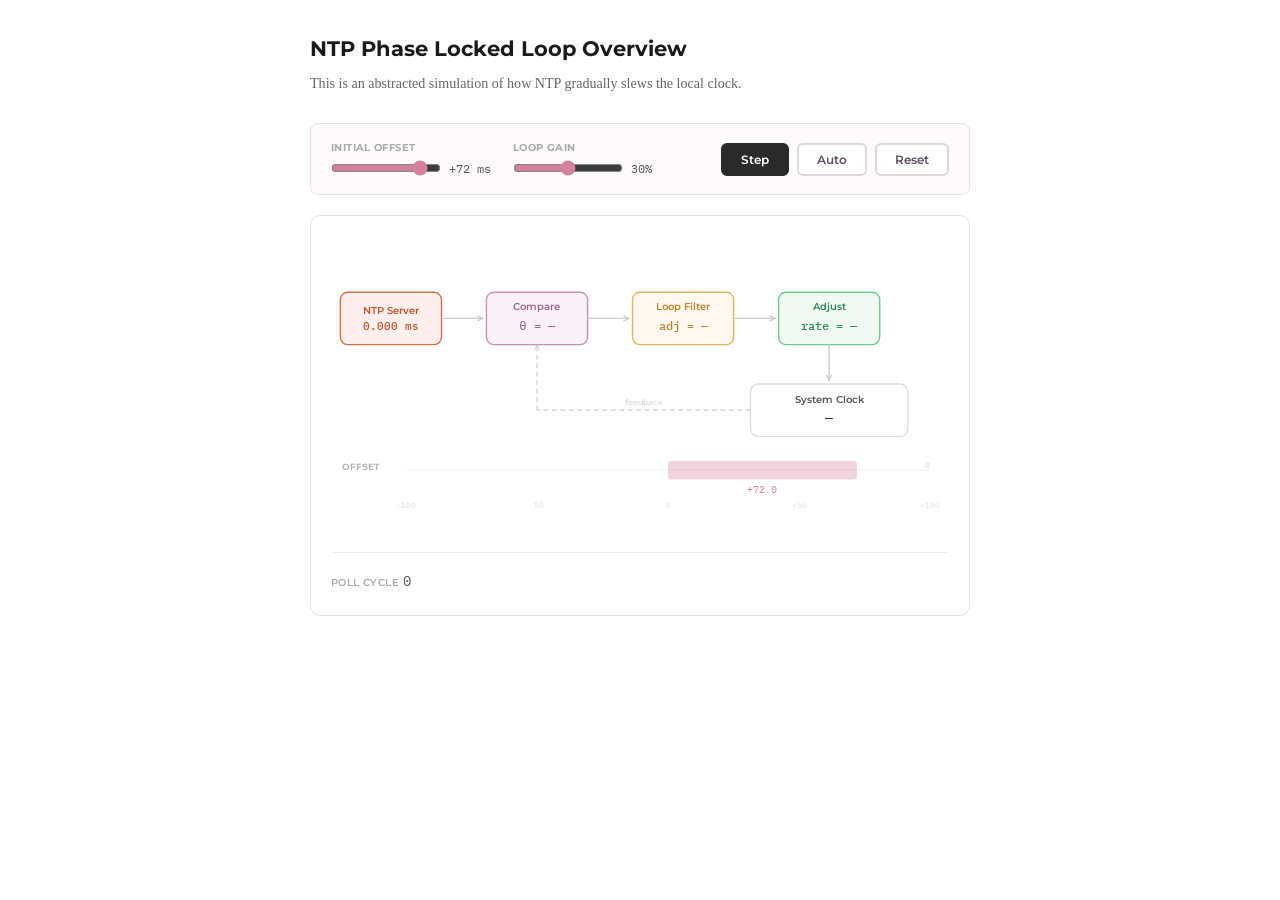
<file: artifacts/ntp-slew-pll.html>
<!DOCTYPE html>
<html lang="en">
<head>
<meta charset="UTF-8">
<meta name="viewport" content="width=device-width, initial-scale=1.0">
<title>NTP Clock Discipline Loop</title>
<style>
  @import url('https://fonts.googleapis.com/css2?family=Montserrat:wght@400;500;600;700&family=IBM+Plex+Mono:wght@400;500&display=swap');

  * { margin: 0; padding: 0; box-sizing: border-box; }

  body {
    font-family: "Cambria Math", Cambria, Georgia, serif;
    color: #2a2a2a;
    background: #fff;
    font-size: 17px;
    line-height: 1.65;
  }

  .container {
    max-width: 700px;
    margin: 0 auto;
    padding: 32px 20px 48px;
  }

  h1 {
    font-family: "Montserrat", sans-serif;
    font-size: 1.3rem;
    font-weight: 700;
    margin-bottom: 6px;
    color: #1a1a1a;
  }

  .intro {
    font-size: 0.88rem;
    color: #666;
    margin-bottom: 28px;
    line-height: 1.6;
  }

  .intro strong { color: #2a2a2a; }

  /* ── Controls ── */
  .controls {
    display: flex;
    gap: 14px;
    align-items: center;
    flex-wrap: wrap;
    margin-bottom: 20px;
    padding: 16px 20px;
    background: #fdfbfc;
    border: 1px solid #e8dde5;
    border-radius: 8px;
  }

  .control-group {
    display: flex;
    flex-direction: column;
    gap: 2px;
  }

  .control-label {
    font-family: "Montserrat", sans-serif;
    font-size: 0.6rem;
    font-weight: 700;
    color: #aaa;
    text-transform: uppercase;
    letter-spacing: 0.04em;
  }

  .control-row {
    display: flex;
    align-items: center;
    gap: 8px;
  }

  input[type=range] { width: 110px; accent-color: #d4829c; }

  .control-val {
    font-family: "IBM Plex Mono", monospace;
    font-size: 0.78rem;
    min-width: 50px;
    color: #5c4f5e;
  }

  .btn {
    font-family: "Montserrat", sans-serif;
    font-size: 0.78rem;
    font-weight: 600;
    padding: 7px 18px;
    border: 2px solid #e0d5dc;
    border-radius: 6px;
    background: #fff;
    color: #5c4f5e;
    cursor: pointer;
    transition: border-color 0.15s, background 0.15s;
  }
  .btn:hover { border-color: #d4829c; background: #fdf2f5; }
  .btn-primary { background: #2a2a2a; border-color: #2a2a2a; color: #fff; }
  .btn-primary:hover { background: #444; border-color: #444; }

  .btn-group { display: flex; gap: 8px; margin-left: auto; }

  /* ── Loop diagram ── */
  .loop-wrap {
    position: relative;
    border: 1px solid #e8dde5;
    border-radius: 10px;
    background: #fff;
    padding: 20px;
    overflow: hidden;
  }

  /* ── Iteration counter ── */
  .iteration-bar {
    display: flex;
    justify-content: space-between;
    align-items: center;
    margin-top: 16px;
    padding-top: 14px;
    border-top: 1px solid #eee;
  }

  .iter-label {
    font-family: "Montserrat", sans-serif;
    font-size: 0.65rem;
    font-weight: 600;
    color: #aaa;
    text-transform: uppercase;
    letter-spacing: 0.04em;
  }

  .iter-val {
    font-family: "IBM Plex Mono", monospace;
    font-size: 0.85rem;
    color: #5c4f5e;
  }

  .converged {
    font-family: "Montserrat", sans-serif;
    font-size: 0.78rem;
    font-weight: 600;
    color: #3cb371;
    opacity: 0;
    transition: opacity 0.3s;
  }
  .converged.show { opacity: 1; }

  @media (max-width: 550px) {
    .controls { flex-direction: column; align-items: flex-start; }
    .btn-group { margin-left: 0; }
  }
</style>
</head>
<body>
<div class="container">

  <h1>NTP Phase Locked Loop Overview</h1>
  <p class="intro">
    This is an abstracted simulation of how NTP gradually slews the local clock.
  </p>

  <div class="controls">
    <div class="control-group">
      <div class="control-label">Initial offset</div>
      <div class="control-row">
        <input type="range" id="offset-slider" min="-100" max="100" value="72" step="4" oninput="updateLabels()">
        <span class="control-val" id="offset-label">+72 ms</span>
      </div>
    </div>
    <div class="control-group">
      <div class="control-label">Loop gain</div>
      <div class="control-row">
        <input type="range" id="gain-slider" min="10" max="50" value="30" step="5" oninput="updateLabels()">
        <span class="control-val" id="gain-label">30%</span>
      </div>
    </div>
    <div class="btn-group">
      <button class="btn btn-primary" id="step-btn" onclick="stepOnce()">Step</button>
      <button class="btn" id="auto-btn" onclick="toggleAuto()">Auto</button>
      <button class="btn" onclick="resetLoop()">Reset</button>
    </div>
  </div>

  <div class="loop-wrap">
    <svg id="loop-svg" width="100%" viewBox="0 0 660 310">
      <defs>
        <marker id="arr" viewBox="0 0 10 10" refX="9" refY="5" markerWidth="6" markerHeight="6" orient="auto">
          <path d="M2 2L8 5L2 8" fill="none" stroke="#ccc" stroke-width="1.5" stroke-linecap="round" stroke-linejoin="round"/>
        </marker>
        <marker id="arr-active" viewBox="0 0 10 10" refX="9" refY="5" markerWidth="6" markerHeight="6" orient="auto">
          <path d="M2 2L8 5L2 8" fill="none" stroke="#d4829c" stroke-width="1.5" stroke-linecap="round" stroke-linejoin="round"/>
        </marker>
      </defs>

      <!-- ── Node positions: horizontal flow, feedback loops back underneath ── -->

      <!-- NTP Server (reference) -->
      <rect x="10" y="60" width="108" height="56" rx="8" fill="#fdf0ec" stroke="#d4714a" stroke-width="1.5" id="box-ref"/>
      <text x="64" y="83" text-anchor="middle" font-family="Montserrat,sans-serif" font-size="11" font-weight="600" fill="#c0512d">NTP Server</text>
      <text x="64" y="100" text-anchor="middle" font-family="IBM Plex Mono,monospace" font-size="12" font-weight="500" fill="#c0512d" id="val-ref">0.000 ms</text>

      <!-- Arrow ref → compare -->
      <line x1="118" y1="88" x2="163" y2="88" stroke="#ccc" stroke-width="1.5" id="edge-1" marker-end="url(#arr)"/>

      <!-- Compare -->
      <rect x="166" y="60" width="108" height="56" rx="8" fill="#faf2f7" stroke="#c494b5" stroke-width="1.5" id="box-compare"/>
      <text x="220" y="79" text-anchor="middle" font-family="Montserrat,sans-serif" font-size="11" font-weight="600" fill="#9a6590">Compare</text>
      <text x="220" y="100" text-anchor="middle" font-family="IBM Plex Mono,monospace" font-size="13" font-weight="500" fill="#9a6590" id="val-offset">θ = —</text>

      <!-- Arrow compare → filter -->
      <line x1="274" y1="88" x2="319" y2="88" stroke="#ccc" stroke-width="1.5" id="edge-2" marker-end="url(#arr)"/>

      <!-- Loop Filter -->
      <rect x="322" y="60" width="108" height="56" rx="8" fill="#fef8ee" stroke="#ddb85e" stroke-width="1.5" id="box-filter"/>
      <text x="376" y="79" text-anchor="middle" font-family="Montserrat,sans-serif" font-size="11" font-weight="600" fill="#b8862e">Loop Filter</text>
      <text x="376" y="100" text-anchor="middle" font-family="IBM Plex Mono,monospace" font-size="13" font-weight="500" fill="#b8862e" id="val-correction">adj = —</text>

      <!-- Arrow filter → adjust -->
      <line x1="430" y1="88" x2="475" y2="88" stroke="#ccc" stroke-width="1.5" id="edge-3" marker-end="url(#arr)"/>

      <!-- Adjust tick rate -->
      <rect x="478" y="60" width="108" height="56" rx="8" fill="#f0faf2" stroke="#6dc990" stroke-width="1.5" id="box-adjust"/>
      <text x="532" y="79" text-anchor="middle" font-family="Montserrat,sans-serif" font-size="11" font-weight="600" fill="#2d8a57">Adjust</text>
      <text x="532" y="100" text-anchor="middle" font-family="IBM Plex Mono,monospace" font-size="13" font-weight="500" fill="#2d8a57" id="val-tickrate">rate = —</text>

      <!-- Arrow down from adjust to system clock -->
      <line x1="532" y1="116" x2="532" y2="155" stroke="#ccc" stroke-width="1.5" id="edge-4" marker-end="url(#arr)"/>

      <!-- System Clock (wide, at bottom right) -->
      <rect x="448" y="158" width="168" height="56" rx="8" fill="#fff" stroke="#ddd" stroke-width="1.5" id="box-clock"/>
      <text x="532" y="178" text-anchor="middle" font-family="Montserrat,sans-serif" font-size="11" font-weight="600" fill="#555">System Clock</text>
      <text x="532" y="199" text-anchor="middle" font-family="IBM Plex Mono,monospace" font-size="14" font-weight="500" fill="#2a2a2a" id="val-clock">—</text>

      <!-- Feedback: clock → back to compare (underneath) -->
      <path d="M448 186 L220 186 L220 186" stroke="#ccc" stroke-width="1.2" fill="none" stroke-dasharray="5 4" id="edge-fb-h"/>
      <line x1="220" y1="186" x2="220" y2="116" stroke="#ccc" stroke-width="1.2" stroke-dasharray="5 4" id="edge-fb-v" marker-end="url(#arr)"/>
      <text x="334" y="180" text-anchor="middle" font-family="Montserrat,sans-serif" font-size="9" fill="#ccc">feedback</text>

      <!-- ── Offset bar visualization ── -->
      <text x="12" y="250" font-family="Montserrat,sans-serif" font-size="10" font-weight="600" fill="#aaa">OFFSET</text>

      <!-- Zero line -->
      <line x1="80" y1="250" x2="640" y2="250" stroke="#eee" stroke-width="1"/>
      <text x="640" y="248" text-anchor="end" font-family="IBM Plex Mono,monospace" font-size="9" fill="#ccc">0</text>

      <!-- The bar -->
      <rect x="360" y="240" width="0" height="20" rx="4" fill="#d4829c" opacity="0.35" id="offset-bar"/>
      <text x="360" y="275" text-anchor="middle" font-family="IBM Plex Mono,monospace" font-size="11" fill="#d4829c" id="offset-bar-label"></text>

      <!-- Scale ticks -->
      <text x="80" y="290" text-anchor="middle" font-family="IBM Plex Mono,monospace" font-size="9" fill="#ddd">-100</text>
      <text x="220" y="290" text-anchor="middle" font-family="IBM Plex Mono,monospace" font-size="9" fill="#ddd">-50</text>
      <text x="360" y="290" text-anchor="middle" font-family="IBM Plex Mono,monospace" font-size="9" fill="#ddd">0</text>
      <text x="500" y="290" text-anchor="middle" font-family="IBM Plex Mono,monospace" font-size="9" fill="#ddd">+50</text>
      <text x="640" y="290" text-anchor="middle" font-family="IBM Plex Mono,monospace" font-size="9" fill="#ddd">+100</text>

      <!-- Animated pulse circle (hidden by default) -->
      <circle cx="0" cy="0" r="6" fill="#d4829c" opacity="0" id="pulse"/>
    </svg>

    <div class="iteration-bar">
      <div>
        <span class="iter-label">Poll cycle</span>
        <span class="iter-val" id="iter-count">0</span>
      </div>
      <span class="converged" id="converged-msg">✓ Converged</span>
    </div>
  </div>
</div>

<script>
let offset = 72;
let iteration = 0;
let autoInterval = null;
let animating = false;

function updateLabels() {
  const v = parseInt(document.getElementById('offset-slider').value);
  document.getElementById('offset-label').textContent = (v >= 0 ? '+' : '') + v + ' ms';
  const g = parseInt(document.getElementById('gain-slider').value);
  document.getElementById('gain-label').textContent = g + '%';
}

function resetLoop() {
  if (autoInterval) { clearInterval(autoInterval); autoInterval = null; }
  document.getElementById('auto-btn').textContent = 'Auto';
  animating = false;
  offset = parseInt(document.getElementById('offset-slider').value);
  iteration = 0;

  document.getElementById('val-offset').textContent = 'θ = —';
  document.getElementById('val-correction').textContent = 'adj = —';
  document.getElementById('val-tickrate').textContent = 'rate = —';
  document.getElementById('val-clock').textContent = '—';
  document.getElementById('val-ref').textContent = '0.000 ms';
  document.getElementById('iter-count').textContent = '0';
  document.getElementById('converged-msg').classList.remove('show');

  updateBar(offset);
  resetEdgeColors();
}

function resetEdgeColors() {
  ['edge-1','edge-2','edge-3','edge-4'].forEach(id => {
    const el = document.getElementById(id);
    el.setAttribute('stroke', '#ccc');
    el.setAttribute('marker-end', 'url(#arr)');
  });
  ['box-compare','box-filter','box-adjust','box-clock'].forEach(id => {
    document.getElementById(id).setAttribute('stroke-width', '1.5');
  });
}

function updateBar(currentOffset) {
  const bar = document.getElementById('offset-bar');
  const label = document.getElementById('offset-bar-label');
  // Map -100..+100 to x positions. center = 360, scale: 280px per 100ms
  const center = 360;
  const scale = 2.8; // px per ms
  const barWidth = Math.abs(currentOffset) * scale;
  const barX = currentOffset >= 0 ? center : center - barWidth;

  bar.setAttribute('x', barX);
  bar.setAttribute('width', barWidth);

  const labelX = currentOffset >= 0 ? center + barWidth / 2 : center - barWidth / 2;
  label.setAttribute('x', labelX);
  label.textContent = Math.abs(currentOffset) < 0.1 ? '0' : ((currentOffset >= 0 ? '+' : '') + currentOffset.toFixed(1));

  // Color shift as it converges
  if (Math.abs(currentOffset) < 1) {
    bar.setAttribute('fill', '#3cb371');
    label.setAttribute('fill', '#3cb371');
  } else {
    bar.setAttribute('fill', '#d4829c');
    label.setAttribute('fill', '#d4829c');
  }
}

function stepOnce() {
  if (animating) return;
  if (Math.abs(offset) < 0.05) return;

  animating = true;
  const gain = parseInt(document.getElementById('gain-slider').value) / 100;
  const correction = -offset * gain;
  const newOffset = offset + correction;
  const tickAdj = correction > 0 ? 'faster' : 'slower';

  iteration++;

  // Animate through the nodes sequentially
  const steps = [
    // Step 1: highlight edge ref→compare, show offset in compare
    () => {
      resetEdgeColors();
      highlight('edge-1');
      highlightBox('box-compare');
      document.getElementById('val-offset').textContent = 'θ = ' + (offset >= 0 ? '+' : '') + offset.toFixed(1) + ' ms';
    },
    // Step 2: highlight edge compare→filter, show correction
    () => {
      unhighlight('edge-1');
      unhighlightBox('box-compare');
      highlight('edge-2');
      highlightBox('box-filter');
      document.getElementById('val-correction').textContent = 'adj = ' + (correction >= 0 ? '+' : '') + correction.toFixed(1) + ' ms';
    },
    // Step 3: highlight edge filter→adjust, show tick rate change
    () => {
      unhighlight('edge-2');
      unhighlightBox('box-filter');
      highlight('edge-3');
      highlightBox('box-adjust');
      document.getElementById('val-tickrate').textContent = tickAdj;
    },
    // Step 4: highlight edge adjust→clock, update clock and offset bar
    () => {
      unhighlight('edge-3');
      unhighlightBox('box-adjust');
      highlight('edge-4');
      highlightBox('box-clock');
      offset = newOffset;
      document.getElementById('val-clock').textContent = (offset >= 0 ? '+' : '') + offset.toFixed(1) + ' ms off';
      updateBar(offset);
      document.getElementById('iter-count').textContent = iteration;
    },
    // Step 5: settle — reset highlights
    () => {
      unhighlight('edge-4');
      unhighlightBox('box-clock');

      if (Math.abs(offset) < 0.1) {
        document.getElementById('converged-msg').classList.add('show');
        document.getElementById('val-offset').textContent = 'θ ≈ 0';
        document.getElementById('val-clock').textContent = 'synchronized ✓';
        if (autoInterval) { clearInterval(autoInterval); autoInterval = null; document.getElementById('auto-btn').textContent = 'Auto'; }
      }
      animating = false;
    }
  ];

  let i = 0;
  function next() {
    if (i < steps.length) {
      steps[i]();
      i++;
      setTimeout(next, 280);
    }
  }
  next();
}

function highlight(edgeId) {
  const el = document.getElementById(edgeId);
  el.setAttribute('stroke', '#d4829c');
  el.setAttribute('stroke-width', '2.5');
  el.setAttribute('marker-end', 'url(#arr-active)');
}

function unhighlight(edgeId) {
  const el = document.getElementById(edgeId);
  el.setAttribute('stroke', '#ccc');
  el.setAttribute('stroke-width', '1.5');
  el.setAttribute('marker-end', 'url(#arr)');
}

function highlightBox(boxId) {
  document.getElementById(boxId).setAttribute('stroke-width', '2.5');
}

function unhighlightBox(boxId) {
  document.getElementById(boxId).setAttribute('stroke-width', '1.5');
}

function toggleAuto() {
  if (autoInterval) {
    clearInterval(autoInterval);
    autoInterval = null;
    document.getElementById('auto-btn').textContent = 'Auto';
  } else {
    document.getElementById('auto-btn').textContent = 'Stop';
    stepOnce();
    autoInterval = setInterval(() => {
      if (!animating && Math.abs(offset) >= 0.05) stepOnce();
    }, 1600);
  }
}

// Init
resetLoop();
</script>
</body>
</html>
</file>
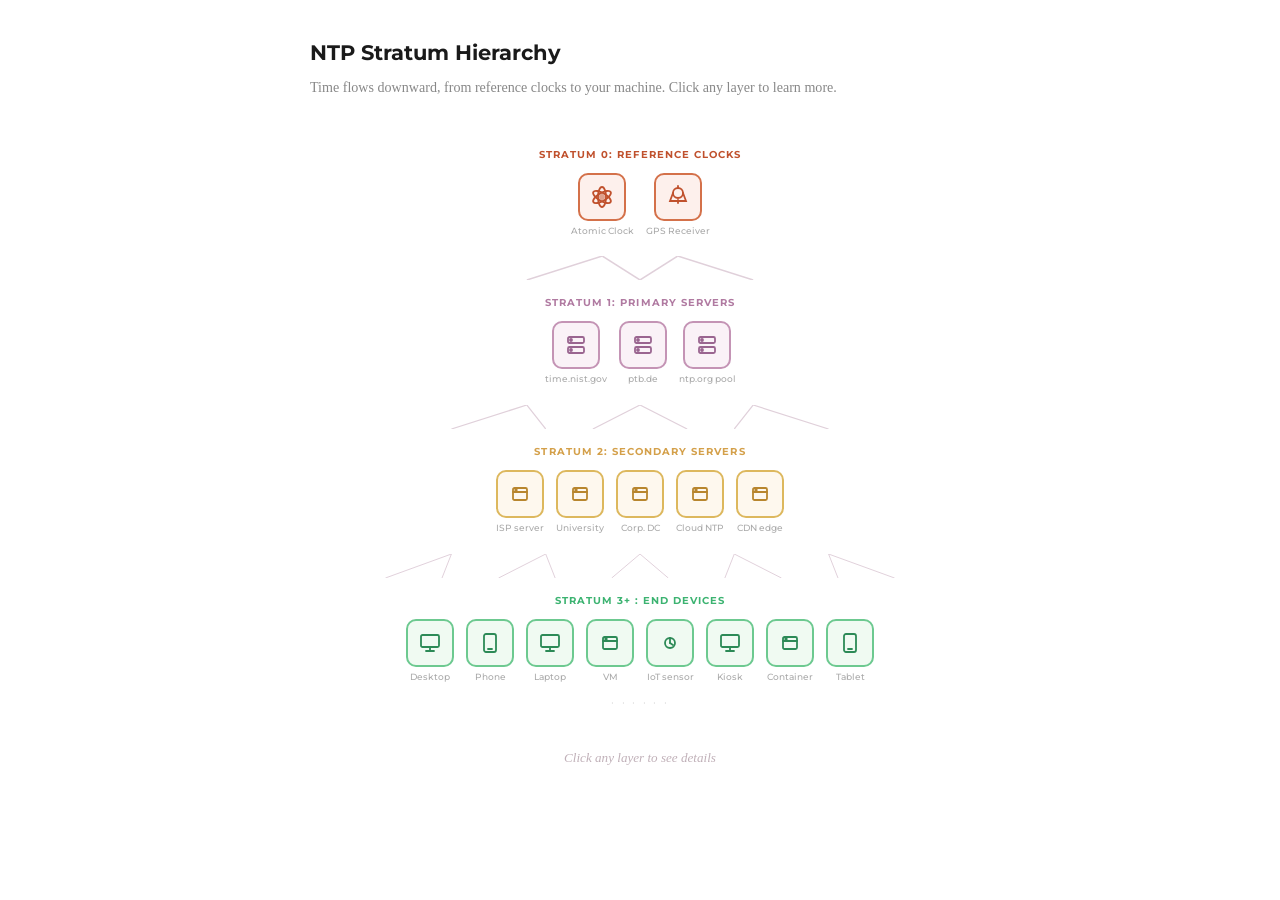
<file: artifacts/ntp-stratum.html>
<!DOCTYPE html>
<html lang="en">
<head>
<meta charset="UTF-8">
<meta name="viewport" content="width=device-width, initial-scale=1.0">
<title>NTP Stratum Hierarchy</title>
<style>
  @import url('https://fonts.googleapis.com/css2?family=Montserrat:wght@400;500;600;700&family=IBM+Plex+Mono:wght@400;500&display=swap');

  * { margin: 0; padding: 0; box-sizing: border-box; }

  body {
    font-family: "Cambria Math", Cambria, Georgia, serif;
    color: #2a2a2a;
    background: #fff;
    font-size: 17px;
    line-height: 1.65;
  }

  .container {
    max-width: 700px;
    margin: 0 auto;
    padding: 36px 20px 48px;
  }

  h1 {
    font-family: "Montserrat", sans-serif;
    font-size: 1.3rem;
    font-weight: 700;
    margin-bottom: 6px;
    color: #1a1a1a;
  }

  .intro {
    font-size: 0.88rem;
    color: #888;
    margin-bottom: 32px;
  }

  .hierarchy {
    display: flex;
    flex-direction: column;
    gap: 0;
  }

  /* ── Clickable stratum row ── */
  .stratum-row {
    display: flex;
    flex-direction: column;
    align-items: center;
    cursor: pointer;
    padding: 14px 16px;
    border-radius: 10px;
    transition: background 0.15s;
  }

  .stratum-row:hover { background: #fafafa; }
  .stratum-row.active { background: #fdfbfc; }

  .stratum-label {
    font-family: "Montserrat", sans-serif;
    font-size: 0.65rem;
    font-weight: 700;
    text-transform: uppercase;
    letter-spacing: 0.1em;
    margin-bottom: 10px;
    transition: opacity 0.15s;
  }

  .nodes {
    display: flex;
    justify-content: center;
    gap: 12px;
    flex-wrap: wrap;
    margin-bottom: 4px;
    pointer-events: none;
  }

  .node-icon {
    width: 48px;
    height: 48px;
    border-radius: 10px;
    display: flex;
    align-items: center;
    justify-content: center;
    border: 2px solid;
    transition: box-shadow 0.2s, transform 0.2s;
  }

  .node-name {
    font-family: "Montserrat", sans-serif;
    font-size: 0.56rem;
    font-weight: 500;
    color: #aaa;
    text-align: center;
    max-width: 64px;
    line-height: 1.3;
    margin-top: 4px;
  }

  .node {
    display: flex;
    flex-direction: column;
    align-items: center;
  }

  /* Active state — glow all nodes */
  .stratum-row.active .node-icon {
    box-shadow: 0 0 0 4px rgba(0,0,0,0.05);
    transform: scale(1.04);
  }

  /* ── Connectors ── */
  .connectors {
    width: 100%;
    height: 24px;
  }
  .connectors svg { width: 100%; height: 100%; }

  /* ── Stratum colors ── */
  .s0 .stratum-label { color: #c0512d; }
  .s0 .node-icon { background: #fdf0ec; border-color: #d4714a; color: #c0512d; }
  .s0.active .node-icon { box-shadow: 0 0 0 5px rgba(192,81,45,0.1); }

  .s1 .stratum-label { color: #b07aa1; }
  .s1 .node-icon { background: #faf2f7; border-color: #c494b5; color: #9a6590; }
  .s1.active .node-icon { box-shadow: 0 0 0 5px rgba(176,122,161,0.12); }

  .s2 .stratum-label { color: #d4a04a; }
  .s2 .node-icon { background: #fef8ee; border-color: #ddb85e; color: #b8862e; }
  .s2.active .node-icon { box-shadow: 0 0 0 5px rgba(212,160,74,0.12); }

  .s3 .stratum-label { color: #3cb371; }
  .s3 .node-icon { background: #f0faf2; border-color: #6dc990; color: #2d8a57; }
  .s3.active .node-icon { box-shadow: 0 0 0 5px rgba(60,179,113,0.12); }

  .more-dots {
    font-family: "Montserrat", sans-serif;
    font-size: 0.7rem;
    color: #ccc;
    letter-spacing: 0.2em;
    margin-top: 6px;
  }

  /* ── Info panel ── */
  .info-panel {
    overflow: hidden;
    max-height: 0;
    opacity: 0;
    transition: max-height 0.35s ease, opacity 0.25s ease, margin 0.3s ease, padding 0.3s ease;
    border: 1px solid transparent;
    border-radius: 8px;
    background: #fdfbfc;
    margin: 0 0;
    padding: 0 24px;
  }

  .info-panel.show {
    max-height: 200px;
    opacity: 1;
    margin: 8px 0 4px;
    padding: 18px 24px;
    border-color: #e8dde5;
  }

  .info-panel .info-stratum {
    font-family: "Montserrat", sans-serif;
    font-size: 0.62rem;
    font-weight: 700;
    text-transform: uppercase;
    letter-spacing: 0.08em;
    margin-bottom: 4px;
  }

  .info-panel .info-title {
    font-family: "Montserrat", sans-serif;
    font-size: 1.05rem;
    font-weight: 600;
    color: #2a2a2a;
    margin-bottom: 8px;
  }

  .info-panel .info-body {
    font-size: 0.88rem;
    color: #777;
    line-height: 1.6;
  }

  .hint {
    text-align: center;
    font-size: 0.82rem;
    color: #c0b0b8;
    margin-top: 20px;
    font-style: italic;
  }

  @media (max-width: 500px) {
    .node-icon { width: 40px; height: 40px; }
    .nodes { gap: 8px; }
  }
</style>
</head>
<body>
<div class="container">
  <h1>NTP Stratum Hierarchy</h1>
  <p class="intro">Time flows downward, from reference clocks to your machine. Click any layer to learn more.</p>

  <div class="hierarchy">

    <!-- Stratum 0 -->
    <div class="stratum-row s0" onclick="toggle(0)">
      <div class="stratum-label">Stratum 0: Reference Clocks</div>
      <div class="nodes">
        <div class="node">
          <div class="node-icon">
            <svg width="24" height="24" viewBox="0 0 24 24" fill="none" stroke="currentColor" stroke-width="1.8" stroke-linecap="round">
              <circle cx="12" cy="12" r="4" fill="currentColor" opacity="0.15"/>
              <circle cx="12" cy="12" r="2" fill="currentColor" opacity="0.4"/>
              <ellipse cx="12" cy="12" rx="10" ry="4" transform="rotate(-30 12 12)"/>
              <ellipse cx="12" cy="12" rx="10" ry="4" transform="rotate(30 12 12)"/>
              <ellipse cx="12" cy="12" rx="10" ry="4" transform="rotate(90 12 12)"/>
            </svg>
          </div>
          <div class="node-name">Atomic Clock</div>
        </div>
        <div class="node">
          <div class="node-icon">
            <svg width="24" height="24" viewBox="0 0 24 24" fill="none" stroke="currentColor" stroke-width="1.8" stroke-linecap="round">
              <circle cx="12" cy="8" r="5"/>
              <path d="M7 8 L4 16 L20 16 L17 8"/>
              <line x1="12" y1="3" x2="12" y2="1"/>
              <line x1="12" y1="15" x2="12" y2="18"/>
            </svg>
          </div>
          <div class="node-name">GPS Receiver</div>
        </div>
      </div>
    </div>

    <div class="info-panel" id="panel-0">
      <div class="info-stratum" style="color:#c0512d;">Stratum 0</div>
      <div class="info-title">Reference Clocks</div>
      <div class="info-body">These are the ultimate authorities of time. Stratum 0 devices are high-precision timekeeping instruments such as Atomic Clocks, GPS satellites, or Radio Clocks. They do not sit on a network; instead, they are physically attached to a computer via a specialized interface. Because they provide the raw "true" time, they are the foundation upon which the entire system is built.</div>
    </div>

    <!-- Connectors 0→1 -->
    <div class="connectors">
      <svg viewBox="0 0 700 24" preserveAspectRatio="none">
        <line x1="310" y1="0" x2="230" y2="24" stroke="#e0d0da" stroke-width="1.5"/>
        <line x1="390" y1="0" x2="350" y2="24" stroke="#e0d0da" stroke-width="1.5"/>
        <line x1="310" y1="0" x2="350" y2="24" stroke="#e0d0da" stroke-width="1.5"/>
        <line x1="390" y1="0" x2="470" y2="24" stroke="#e0d0da" stroke-width="1.5"/>
      </svg>
    </div>

    <!-- Stratum 1 -->
    <div class="stratum-row s1" onclick="toggle(1)">
      <div class="stratum-label">Stratum 1: Primary Servers</div>
      <div class="nodes">
        <div class="node">
          <div class="node-icon">
            <svg width="24" height="24" viewBox="0 0 24 24" fill="none" stroke="currentColor" stroke-width="1.8" stroke-linecap="round">
              <rect x="4" y="4" width="16" height="6" rx="1.5"/>
              <rect x="4" y="14" width="16" height="6" rx="1.5"/>
              <circle cx="7" cy="7" r="1" fill="currentColor"/>
              <circle cx="7" cy="17" r="1" fill="currentColor"/>
            </svg>
          </div>
          <div class="node-name">time.nist.gov</div>
        </div>
        <div class="node">
          <div class="node-icon">
            <svg width="24" height="24" viewBox="0 0 24 24" fill="none" stroke="currentColor" stroke-width="1.8" stroke-linecap="round">
              <rect x="4" y="4" width="16" height="6" rx="1.5"/>
              <rect x="4" y="14" width="16" height="6" rx="1.5"/>
              <circle cx="7" cy="7" r="1" fill="currentColor"/>
              <circle cx="7" cy="17" r="1" fill="currentColor"/>
            </svg>
          </div>
          <div class="node-name">ptb.de</div>
        </div>
        <div class="node">
          <div class="node-icon">
            <svg width="24" height="24" viewBox="0 0 24 24" fill="none" stroke="currentColor" stroke-width="1.8" stroke-linecap="round">
              <rect x="4" y="4" width="16" height="6" rx="1.5"/>
              <rect x="4" y="14" width="16" height="6" rx="1.5"/>
              <circle cx="7" cy="7" r="1" fill="currentColor"/>
              <circle cx="7" cy="17" r="1" fill="currentColor"/>
            </svg>
          </div>
          <div class="node-name">ntp.org pool</div>
        </div>
      </div>
    </div>

    <div class="info-panel" id="panel-1">
      <div class="info-stratum" style="color:#9a6590;">Stratum 1</div>
      <div class="info-title">Primary Time Servers</div>
      <div class="info-body">A computer directly connected to a Stratum 0 reference clock. These act as the primary gateways between the physical time source and the network. They are often referred to as Primary Time Servers. Their sole job is to act as a highly accurate buffer, taking the pulse from the atomic clock and making it available to other computers over the internet.</div>
    </div>

    <!-- Connectors 1→2 -->
    <div class="connectors">
      <svg viewBox="0 0 700 24" preserveAspectRatio="none">
        <line x1="230" y1="0" x2="150" y2="24" stroke="#e0d0da" stroke-width="1.2"/>
        <line x1="230" y1="0" x2="250" y2="24" stroke="#e0d0da" stroke-width="1.2"/>
        <line x1="350" y1="0" x2="300" y2="24" stroke="#e0d0da" stroke-width="1.2"/>
        <line x1="350" y1="0" x2="400" y2="24" stroke="#e0d0da" stroke-width="1.2"/>
        <line x1="470" y1="0" x2="450" y2="24" stroke="#e0d0da" stroke-width="1.2"/>
        <line x1="470" y1="0" x2="550" y2="24" stroke="#e0d0da" stroke-width="1.2"/>
      </svg>
    </div>

    <!-- Stratum 2 -->
    <div class="stratum-row s2" onclick="toggle(2)">
      <div class="stratum-label">Stratum 2: Secondary Servers</div>
      <div class="nodes">
        <div class="node">
          <div class="node-icon">
            <svg width="24" height="24" viewBox="0 0 24 24" fill="none" stroke="currentColor" stroke-width="1.8" stroke-linecap="round">
              <rect x="5" y="6" width="14" height="12" rx="1.5"/>
              <line x1="5" y1="10" x2="19" y2="10"/>
              <circle cx="8" cy="8" r="0.8" fill="currentColor"/>
            </svg>
          </div>
          <div class="node-name">ISP server</div>
        </div>
        <div class="node">
          <div class="node-icon">
            <svg width="24" height="24" viewBox="0 0 24 24" fill="none" stroke="currentColor" stroke-width="1.8" stroke-linecap="round">
              <rect x="5" y="6" width="14" height="12" rx="1.5"/>
              <line x1="5" y1="10" x2="19" y2="10"/>
              <circle cx="8" cy="8" r="0.8" fill="currentColor"/>
            </svg>
          </div>
          <div class="node-name">University</div>
        </div>
        <div class="node">
          <div class="node-icon">
            <svg width="24" height="24" viewBox="0 0 24 24" fill="none" stroke="currentColor" stroke-width="1.8" stroke-linecap="round">
              <rect x="5" y="6" width="14" height="12" rx="1.5"/>
              <line x1="5" y1="10" x2="19" y2="10"/>
              <circle cx="8" cy="8" r="0.8" fill="currentColor"/>
            </svg>
          </div>
          <div class="node-name">Corp. DC</div>
        </div>
        <div class="node">
          <div class="node-icon">
            <svg width="24" height="24" viewBox="0 0 24 24" fill="none" stroke="currentColor" stroke-width="1.8" stroke-linecap="round">
              <rect x="5" y="6" width="14" height="12" rx="1.5"/>
              <line x1="5" y1="10" x2="19" y2="10"/>
              <circle cx="8" cy="8" r="0.8" fill="currentColor"/>
            </svg>
          </div>
          <div class="node-name">Cloud NTP</div>
        </div>
        <div class="node">
          <div class="node-icon">
            <svg width="24" height="24" viewBox="0 0 24 24" fill="none" stroke="currentColor" stroke-width="1.8" stroke-linecap="round">
              <rect x="5" y="6" width="14" height="12" rx="1.5"/>
              <line x1="5" y1="10" x2="19" y2="10"/>
              <circle cx="8" cy="8" r="0.8" fill="currentColor"/>
            </svg>
          </div>
          <div class="node-name">CDN edge</div>
        </div>
      </div>
    </div>

    <div class="info-panel" id="panel-2">
      <div class="info-stratum" style="color:#b8862e;">Stratum 2</div>
      <div class="info-title">Secondary Time Servers</div>
      <div class="info-body">These servers synchronize their time by requesting it from Stratum 1 servers. While there is a microscopic delay (jitter) introduced by the network connection, Stratum 2 servers are still incredibly accurate. They serve as a distribution layer, sharing the load so that thousands of devices don't overwhelm the handful of Primary servers. Most public NTP pools used by organizations are located at this level.</div>
    </div>

    <!-- Connectors 2→3 -->
    <div class="connectors">
      <svg viewBox="0 0 700 24" preserveAspectRatio="none">
        <line x1="150" y1="0" x2="80" y2="24" stroke="#e0d0da" stroke-width="1"/>
        <line x1="150" y1="0" x2="140" y2="24" stroke="#e0d0da" stroke-width="1"/>
        <line x1="250" y1="0" x2="200" y2="24" stroke="#e0d0da" stroke-width="1"/>
        <line x1="250" y1="0" x2="260" y2="24" stroke="#e0d0da" stroke-width="1"/>
        <line x1="350" y1="0" x2="320" y2="24" stroke="#e0d0da" stroke-width="1"/>
        <line x1="350" y1="0" x2="380" y2="24" stroke="#e0d0da" stroke-width="1"/>
        <line x1="450" y1="0" x2="440" y2="24" stroke="#e0d0da" stroke-width="1"/>
        <line x1="450" y1="0" x2="500" y2="24" stroke="#e0d0da" stroke-width="1"/>
        <line x1="550" y1="0" x2="560" y2="24" stroke="#e0d0da" stroke-width="1"/>
        <line x1="550" y1="0" x2="620" y2="24" stroke="#e0d0da" stroke-width="1"/>
      </svg>
    </div>

    <!-- Stratum 3+ -->
    <div class="stratum-row s3" onclick="toggle(3)">
      <div class="stratum-label">Stratum 3+ : End Devices</div>
      <div class="nodes">
        <div class="node">
          <div class="node-icon">
            <svg width="24" height="24" viewBox="0 0 24 24" fill="none" stroke="currentColor" stroke-width="1.8" stroke-linecap="round">
              <rect x="3" y="4" width="18" height="12" rx="1.5"/>
              <line x1="8" y1="20" x2="16" y2="20"/>
              <line x1="12" y1="16" x2="12" y2="20"/>
            </svg>
          </div>
          <div class="node-name">Desktop</div>
        </div>
        <div class="node">
          <div class="node-icon">
            <svg width="24" height="24" viewBox="0 0 24 24" fill="none" stroke="currentColor" stroke-width="1.8" stroke-linecap="round">
              <rect x="6" y="3" width="12" height="18" rx="2"/>
              <line x1="10" y1="18" x2="14" y2="18"/>
            </svg>
          </div>
          <div class="node-name">Phone</div>
        </div>
        <div class="node">
          <div class="node-icon">
            <svg width="24" height="24" viewBox="0 0 24 24" fill="none" stroke="currentColor" stroke-width="1.8" stroke-linecap="round">
              <rect x="3" y="4" width="18" height="12" rx="1.5"/>
              <line x1="8" y1="20" x2="16" y2="20"/>
              <line x1="12" y1="16" x2="12" y2="20"/>
            </svg>
          </div>
          <div class="node-name">Laptop</div>
        </div>
        <div class="node">
          <div class="node-icon">
            <svg width="24" height="24" viewBox="0 0 24 24" fill="none" stroke="currentColor" stroke-width="1.8" stroke-linecap="round">
              <rect x="5" y="6" width="14" height="12" rx="1.5"/>
              <line x1="5" y1="10" x2="19" y2="10"/>
              <circle cx="8" cy="8" r="0.8" fill="currentColor"/>
            </svg>
          </div>
          <div class="node-name">VM</div>
        </div>
        <div class="node">
          <div class="node-icon">
            <svg width="24" height="24" viewBox="0 0 24 24" fill="none" stroke="currentColor" stroke-width="1.8" stroke-linecap="round">
              <circle cx="12" cy="12" r="5"/>
              <line x1="12" y1="7" x2="12" y2="12"/>
              <line x1="12" y1="12" x2="15" y2="14"/>
            </svg>
          </div>
          <div class="node-name">IoT sensor</div>
        </div>
        <div class="node">
          <div class="node-icon">
            <svg width="24" height="24" viewBox="0 0 24 24" fill="none" stroke="currentColor" stroke-width="1.8" stroke-linecap="round">
              <rect x="3" y="4" width="18" height="12" rx="1.5"/>
              <line x1="8" y1="20" x2="16" y2="20"/>
              <line x1="12" y1="16" x2="12" y2="20"/>
            </svg>
          </div>
          <div class="node-name">Kiosk</div>
        </div>
        <div class="node">
          <div class="node-icon">
            <svg width="24" height="24" viewBox="0 0 24 24" fill="none" stroke="currentColor" stroke-width="1.8" stroke-linecap="round">
              <rect x="5" y="6" width="14" height="12" rx="1.5"/>
              <line x1="5" y1="10" x2="19" y2="10"/>
              <circle cx="8" cy="8" r="0.8" fill="currentColor"/>
            </svg>
          </div>
          <div class="node-name">Container</div>
        </div>
        <div class="node">
          <div class="node-icon">
            <svg width="24" height="24" viewBox="0 0 24 24" fill="none" stroke="currentColor" stroke-width="1.8" stroke-linecap="round">
              <rect x="6" y="3" width="12" height="18" rx="2"/>
              <line x1="10" y1="18" x2="14" y2="18"/>
            </svg>
          </div>
          <div class="node-name">Tablet</div>
        </div>
      </div>
      <div class="more-dots">· · · · · ·</div>
    </div>

    <div class="info-panel" id="panel-3">
      <div class="info-stratum" style="color:#2d8a57;">Stratum 3+</div>
      <div class="info-title">End Devices</div>
      <div class="info-body">End users such as your laptop, smartphone, or smart thermostat usually sit at Stratum 3 or 4. By the time the signal reaches your device, it has traveled through a few hops, but the synchronization remains accurate within milliseconds. This is more than enough precision to ensure your emails are timestamped correctly and your calendar alerts go off right on time.</div>
    </div>

  </div>

  <p class="hint" id="hint">Click any layer to see details</p>
</div>

<script>
let activePanel = null;

function toggle(stratum) {
  const rows = document.querySelectorAll('.stratum-row');
  const panel = document.getElementById(`panel-${stratum}`);

  if (activePanel === stratum) {
    // Close
    panel.classList.remove('show');
    rows[stratum].classList.remove('active');
    activePanel = null;
    document.getElementById('hint').style.display = '';
    return;
  }

  // Close previous
  if (activePanel !== null) {
    document.getElementById(`panel-${activePanel}`).classList.remove('show');
    rows[activePanel].classList.remove('active');
  }

  // Open new
  panel.classList.add('show');
  rows[stratum].classList.add('active');
  activePanel = stratum;
  document.getElementById('hint').style.display = 'none';
}
</script>
</body>
</html>
</file>
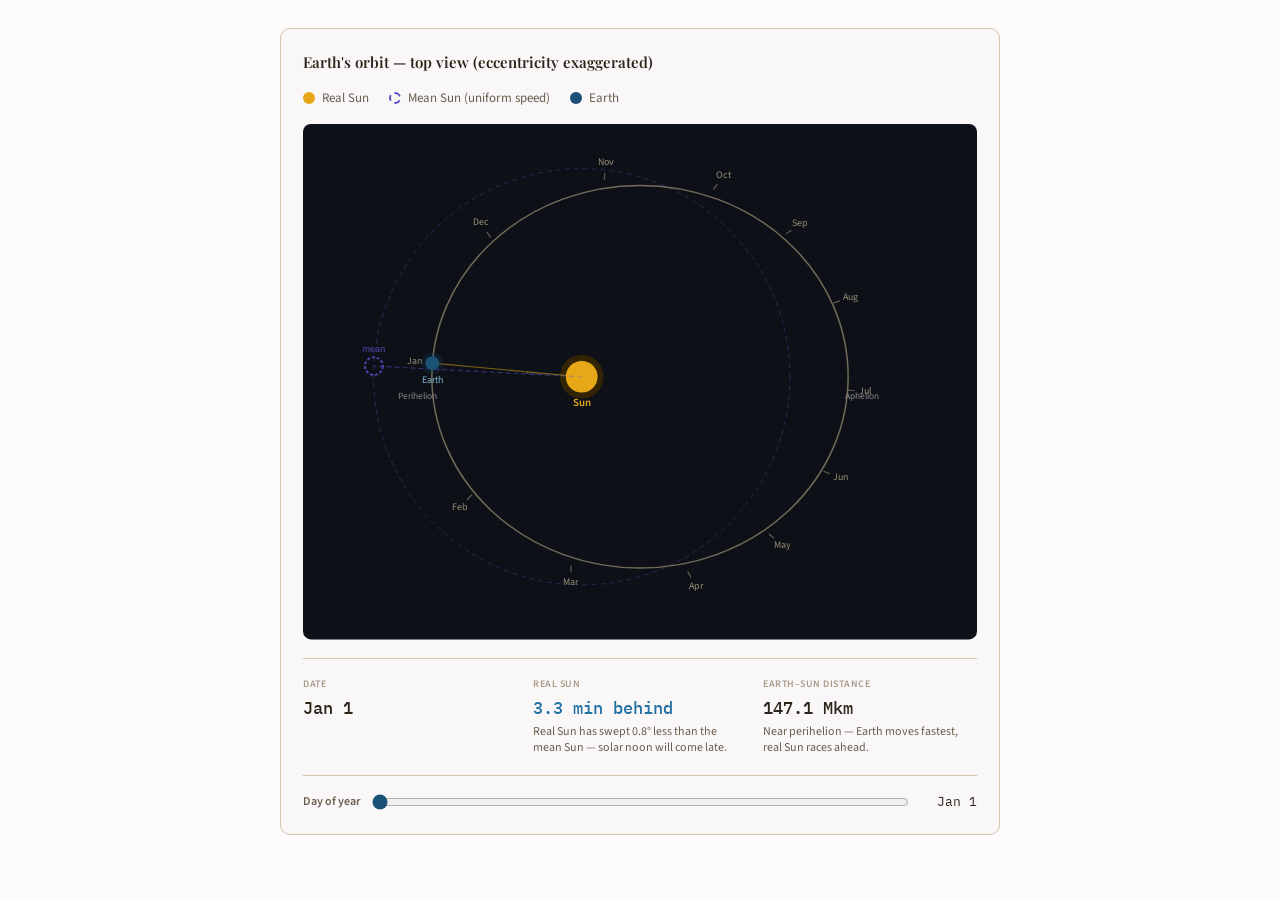
<file: artifacts/solar-vs-mean-time.html>
<!DOCTYPE html>
<html lang="en">
<head>
<meta charset="UTF-8">
<meta name="viewport" content="width=device-width, initial-scale=1.0">
<title>Real Sun vs Mean Sun</title>
<style>
  @import url('https://fonts.googleapis.com/css2?family=Playfair+Display:ital,wght@0,400;0,700;1,400&family=Source+Sans+3:wght@300;400;500;600&family=IBM+Plex+Mono:wght@400;500&display=swap');

  * { margin: 0; padding: 0; box-sizing: border-box; }

  :root {
    --fg: #2c2418;
    --fg-dim: #6b5d4d;
    --fg-faint: #a89a88;
    --bg: #fdfbfc;
    --bg-sub: #faf7f9;
    --border: #d4c5a9;
    --sun-gold: #e6a817;
    --sun-glow: #fff3d4;
    --mean-sun: #5b4fc7;
    --earth-blue: #1a5276;
    --orbit-line: #b8a786;
    --font-serif: 'Playfair Display', Georgia, serif;
    --font-sans: 'Source Sans 3', 'Helvetica Neue', sans-serif;
    --font-mono: 'IBM Plex Mono', monospace;
  }

  body {
    font-family: var(--font-sans);
    color: var(--fg);
    background: var(--bg);
    line-height: 1.55;
  }

  .container {
    max-width: 760px;
    margin: 0 auto;
    padding: 28px 20px 40px;
  }

  h1 {
    font-family: var(--font-serif);
    font-size: 22px;
    font-weight: 700;
    margin-bottom: 8px;
  }

  .intro {
    font-size: 14px;
    color: var(--fg-dim);
    margin-bottom: 24px;
    max-width: 640px;
    line-height: 1.65;
  }

  .main-section {
    background: var(--bg-sub);
    border: 1px solid var(--border);
    border-radius: 10px;
    padding: 22px;
  }

  .main-section h2 {
    font-family: var(--font-serif);
    font-size: 15px;
    font-weight: 600;
    margin-bottom: 14px;
  }

  /* ── Legend ── */
  .legend {
    display: flex;
    gap: 20px;
    flex-wrap: wrap;
    margin-bottom: 16px;
  }
  .legend-item {
    display: flex;
    align-items: center;
    gap: 7px;
    font-size: 13px;
    color: var(--fg-dim);
  }
  .leg-real {
    width: 12px; height: 12px; border-radius: 50%;
    background: var(--sun-gold);
  }
  .leg-mean {
    width: 12px; height: 12px; border-radius: 50%;
    border: 2px dashed var(--mean-sun);
  }
  .leg-earth {
    width: 12px; height: 12px; border-radius: 50%;
    background: var(--earth-blue);
  }

  /* ── Orbit SVG ── */
  #orbit-svg {
    display: block;
    width: 100%;
  }

  /* ── Stats row ── */
  .stats-row {
    display: flex;
    gap: 0;
    flex-wrap: wrap;
    margin-top: 18px;
    padding-top: 18px;
    border-top: 1px solid var(--border);
  }
  .stat {
    flex: 1;
    min-width: 150px;
    padding: 0 16px 0 0;
  }
  .stat:last-child { padding-right: 0; }
  .stat-label {
    font-size: 10px;
    text-transform: uppercase;
    letter-spacing: 0.05em;
    color: var(--fg-faint);
    font-weight: 600;
    margin-bottom: 3px;
  }
  .stat-val {
    font-family: var(--font-mono);
    font-size: 17px;
    font-weight: 500;
  }
  .stat-sub {
    font-size: 12px;
    color: var(--fg-dim);
    margin-top: 2px;
    line-height: 1.4;
  }
  .ahead { color: #c0512d; }
  .behind { color: #2471a3; }
  .same { color: var(--fg-faint); }

  /* ── Slider ── */
  .slider-row {
    display: flex;
    align-items: center;
    gap: 12px;
    margin-top: 18px;
    padding-top: 16px;
    border-top: 1px solid var(--border);
  }
  .slider-row label {
    font-size: 12px;
    font-weight: 600;
    color: var(--fg-dim);
    white-space: nowrap;
  }
  .slider-row input[type=range] {
    flex: 1;
    accent-color: var(--earth-blue);
  }
  .slider-val {
    font-family: var(--font-mono);
    font-size: 13px;
    min-width: 56px;
    text-align: right;
  }
</style>
</head>
<body>
<div class="container">

  <div class="main-section">
    <h2>Earth's orbit — top view (eccentricity exaggerated)</h2>

    <div class="legend">
      <div class="legend-item"><div class="leg-real"></div>Real Sun</div>
      <div class="legend-item"><div class="leg-mean"></div>Mean Sun (uniform speed)</div>
      <div class="legend-item"><div class="leg-earth"></div>Earth</div>
    </div>

    <svg id="orbit-svg" viewBox="0 0 680 520"></svg>

    <div class="stats-row">
      <div class="stat">
        <div class="stat-label">Date</div>
        <div class="stat-val" id="stat-date">Jan 1</div>
      </div>
      <div class="stat">
        <div class="stat-label">Real Sun</div>
        <div class="stat-val" id="stat-gap">—</div>
        <div class="stat-sub" id="stat-gap-desc">—</div>
      </div>
      <div class="stat">
        <div class="stat-label">Earth–Sun distance</div>
        <div class="stat-val" id="stat-dist">—</div>
        <div class="stat-sub" id="stat-dist-desc">—</div>
      </div>
    </div>

    <div class="slider-row">
      <label>Day of year</label>
      <input type="range" id="day-slider" min="0" max="364" value="0">
      <span class="slider-val" id="day-label">Jan&nbsp;1</span>
    </div>
  </div>

</div>
<script>
// ── Constants ──
const DEG = Math.PI / 180;
const MONTHS = ['Jan','Feb','Mar','Apr','May','Jun','Jul','Aug','Sep','Oct','Nov','Dec'];
const MONTH_DAYS = [31,28,31,30,31,30,31,31,30,31,30,31];

// Cumulative day at start of each month
const MONTH_START = MONTH_DAYS.reduce((acc, d, i) => {
  acc.push(i === 0 ? 0 : acc[i-1] + MONTH_DAYS[i-1]);
  return acc;
}, []);

// Day → "Jan 3" string
function dayToStr(d) {
  let rem = Math.round(d) % 365;
  if (rem < 0) rem += 365;
  for (let m = 0; m < 12; m++) {
    if (rem < MONTH_DAYS[m]) return `${MONTHS[m]}\u00a0${rem + 1}`;
    rem -= MONTH_DAYS[m];
  }
  return 'Dec\u00a031';
}

// Equation of time (minutes) — Spencer approximation
// Positive = real sun ahead of mean sun
function eotMinutes(D) {
  const B = (2 * Math.PI / 365.24) * (D - 81);
  return 9.87 * Math.sin(2 * B) - 7.53 * Math.cos(B) - 1.5 * Math.sin(B);
}

// Earth–Sun distance (AU), perihelion ~Jan 3
function earthSunAU(D) {
  const M = (2 * Math.PI * (D - 3)) / 365.25;
  return 1 - 0.0167 * Math.cos(M);
}

// ── Orbit geometry ──
// viewBox 0 0 680 520
const OCX = 340, OCY = 255;   // ellipse center
const OA = 210, OB = 193;     // visual semi-major, semi-minor
const OE = 0.28;               // exaggerated eccentricity for visibility
const FOCUS = OA * OE;         // focus offset from center
const SUN_X = OCX - FOCUS;     // Sun at left focus
const SUN_Y = OCY;

// True anomaly (radians) from mean anomaly — first-order Kepler
function trueAnomaly(M_rad) {
  const e = OE;
  return M_rad + 2 * e * Math.sin(M_rad) + 1.25 * e * e * Math.sin(2 * M_rad);
}

// Earth's position on the ellipse for day D (perihelion = day 3)
function earthPos(D) {
  const M = (2 * Math.PI * (D - 3)) / 365.25;
  const nu = trueAnomaly(M); // true anomaly
  // r in visual units (ellipse, focus = Sun)
  const r = OA * (1 - OE * OE) / (1 + OE * Math.cos(nu));
  // perihelion is to the LEFT of the sun in this diagram
  // nu=0 → perihelion → angle = π (leftward from sun)
  const angle = nu + Math.PI;
  return {
    x: SUN_X + r * Math.cos(angle),
    y: SUN_Y - r * Math.sin(angle),
    nu, M
  };
}

// Mean Earth: uniform circular motion centered at the Sun, radius = OA
function meanPos(D) {
  const M = (2 * Math.PI * (D - 3)) / 365.25;
  const angle = M + Math.PI; // same starting point as real Earth
  return {
    x: SUN_X + OA * Math.cos(angle),
    y: SUN_Y - OA * Math.sin(angle)
  };
}

// ── Draw static orbit background ──
function drawOrbitBG() {
  const svg = document.getElementById('orbit-svg');
  let html = '';

  // Space background
  html += `<rect width="680" height="520" fill="#0d1117" rx="8"/>`;

  // Faint radial lines from sun for reference
  for (let i = 0; i < 12; i++) {
    const a = (i / 12) * 2 * Math.PI;
    const x2 = SUN_X + 300 * Math.cos(a);
    const y2 = SUN_Y - 300 * Math.sin(a);
    html += `<line x1="${SUN_X}" y1="${SUN_Y}" x2="${x2.toFixed(1)}" y2="${y2.toFixed(1)}"
      stroke="white" stroke-width="0.4" opacity="0.06"/>`;
  }

  // Mean sun circle (uniform orbit)
  html += `<circle cx="${SUN_X}" cy="${SUN_Y}" r="${OA}"
    fill="none" stroke="var(--mean-sun)" stroke-width="1" stroke-dasharray="5 4" opacity="0.35"/>`;

  // Real orbit ellipse
  html += `<ellipse cx="${OCX}" cy="${OCY}" rx="${OA}" ry="${OB}"
    fill="none" stroke="var(--orbit-line)" stroke-width="1.5" opacity="0.6"/>`;

  // Month markers on the real orbit
  for (let m = 0; m < 12; m++) {
    const D = MONTH_START[m];
    const pt = earthPos(D);
    // Direction from sun to marker for tick
    const dx = pt.x - SUN_X, dy = pt.y - SUN_Y;
    const len = Math.sqrt(dx*dx + dy*dy);
    const nx = dx/len, ny = dy/len;
    const tx1 = pt.x, ty1 = pt.y;
    const tx2 = pt.x + nx*7, ty2 = pt.y + ny*7;
    html += `<line x1="${tx1.toFixed(1)}" y1="${ty1.toFixed(1)}" x2="${tx2.toFixed(1)}" y2="${ty2.toFixed(1)}"
      stroke="var(--orbit-line)" stroke-width="1.2" opacity="0.5"/>`;
    // Label offset further out
    const lx = pt.x + nx * 18, ly = pt.y + ny * 18;
    html += `<text x="${lx.toFixed(1)}" y="${ly.toFixed(1)}" text-anchor="middle"
      dominant-baseline="middle" font-size="10" fill="#c8b89a" opacity="0.75"
      font-family="var(--font-sans)">${MONTHS[m]}</text>`;
  }

  // Perihelion / Aphelion labels
  const periX = SUN_X - OA * (1 - OE*OE) / (1 + OE);
  const apeX  = SUN_X + OA * (1 - OE*OE) / (1 - OE);

  html += `<text x="${(periX - 14).toFixed(1)}" y="${(SUN_Y + 22).toFixed(1)}" text-anchor="middle"
    font-size="9.5" fill="#888" font-family="var(--font-sans)">Perihelion</text>`;
  html += `<text x="${(apeX + 14).toFixed(1)}" y="${(SUN_Y + 22).toFixed(1)}" text-anchor="middle"
    font-size="9.5" fill="#888" font-family="var(--font-sans)">Aphelion</text>`;

  // Sun
  html += `<circle cx="${SUN_X}" cy="${SUN_Y}" r="22" fill="#3d2a00" opacity="0.8"/>`;
  html += `<circle cx="${SUN_X}" cy="${SUN_Y}" r="16" fill="#e6a817"/>`;
  html += `<text x="${SUN_X}" y="${SUN_Y + 30}" text-anchor="middle"
    font-size="11" fill="var(--sun-gold)" font-weight="600" font-family="var(--font-sans)">Sun</text>`;

  // Dynamic layer
  html += `<g id="orbit-dyn"></g>`;

  svg.innerHTML = html;
}

// ── Update orbit dynamic layer ──
function updateOrbit(D) {
  const ep = earthPos(D);
  const mp = meanPos(D);

  let html = '';

  // Angular wedge between real and mean Earth as seen from the Sun
  const angleReal = Math.atan2(SUN_Y - ep.y, ep.x - SUN_X);
  const angleMean = Math.atan2(SUN_Y - mp.y, mp.x - SUN_X);

  // Draw the wedge (shaded sector)
  const wedgeR = 55;
  const ax1 = SUN_X + wedgeR * Math.cos(angleReal);
  const ay1 = SUN_Y - wedgeR * Math.sin(angleReal);
  const ax2 = SUN_X + wedgeR * Math.cos(angleMean);
  const ay2 = SUN_Y - wedgeR * Math.sin(angleMean);

  // Determine sweep direction and arc flag
  let dAngle = angleMean - angleReal;
  // Normalize to (-π, π]
  while (dAngle >  Math.PI) dAngle -= 2 * Math.PI;
  while (dAngle < -Math.PI) dAngle += 2 * Math.PI;
  const largeArc = Math.abs(dAngle) > Math.PI ? 1 : 0;
  const sweep = dAngle > 0 ? 1 : 0;

  if (Math.abs(dAngle) > 0.002) {
    html += `<path d="M${SUN_X},${SUN_Y} L${ax1.toFixed(1)},${ay1.toFixed(1)}
      A${wedgeR},${wedgeR} 0 ${largeArc},${sweep} ${ax2.toFixed(1)},${ay2.toFixed(1)} Z"
      fill="white" opacity="0.07"/>`;
    // Arc outline
    html += `<path d="M${ax1.toFixed(1)},${ay1.toFixed(1)}
      A${wedgeR},${wedgeR} 0 ${largeArc},${sweep} ${ax2.toFixed(1)},${ay2.toFixed(1)}"
      fill="none" stroke="white" stroke-width="1" opacity="0.25"/>`;
  }

  // Line: Sun → mean Earth
  html += `<line x1="${SUN_X}" y1="${SUN_Y}" x2="${mp.x.toFixed(1)}" y2="${mp.y.toFixed(1)}"
    stroke="var(--mean-sun)" stroke-width="1.2" stroke-dasharray="5 3" opacity="0.5"/>`;

  // Line: Sun → real Earth
  html += `<line x1="${SUN_X}" y1="${SUN_Y}" x2="${ep.x.toFixed(1)}" y2="${ep.y.toFixed(1)}"
    stroke="var(--sun-gold)" stroke-width="1.2" opacity="0.5"/>`;

  // Mean Earth
  html += `<circle cx="${mp.x.toFixed(1)}" cy="${mp.y.toFixed(1)}" r="9"
    fill="none" stroke="var(--mean-sun)" stroke-width="2" stroke-dasharray="3 2" opacity="0.85"/>`;
  html += `<text x="${mp.x.toFixed(1)}" y="${(mp.y - 14).toFixed(1)}" text-anchor="middle"
    font-size="10" fill="var(--mean-sun)" font-family="var(--font-sans)" opacity="0.9">mean</text>`;

  // Real Earth
  html += `<circle cx="${ep.x.toFixed(1)}" cy="${ep.y.toFixed(1)}" r="11"
    fill="var(--earth-blue)" opacity="0.2"/>`;
  html += `<circle cx="${ep.x.toFixed(1)}" cy="${ep.y.toFixed(1)}" r="7"
    fill="var(--earth-blue)"/>`;
  html += `<text x="${ep.x.toFixed(1)}" y="${(ep.y + 20).toFixed(1)}" text-anchor="middle"
    font-size="10" fill="#7fb3d3" font-family="var(--font-sans)">Earth</text>`;

  document.getElementById('orbit-dyn').innerHTML = html;
}

// ── Update stats ──
function updateStats(D) {
  const eot = eotMinutes(D);
  const dist = earthSunAU(D) * 149.6;
  const absEot = Math.abs(eot);

  document.getElementById('stat-date').textContent = dayToStr(D);
  document.getElementById('day-label').textContent = dayToStr(D);

  if (absEot < 0.4) {
    document.getElementById('stat-gap').innerHTML = `<span class="same">Aligned</span>`;
    document.getElementById('stat-gap-desc').textContent = 'Both suns at the same position.';
  } else if (eot > 0) {
    document.getElementById('stat-gap').innerHTML =
      `<span class="ahead">${absEot.toFixed(1)} min ahead</span>`;
    document.getElementById('stat-gap-desc').textContent =
      `Real Sun has swept ${(absEot * 0.25).toFixed(1)}° more than the mean Sun — solar noon came early.`;
  } else {
    document.getElementById('stat-gap').innerHTML =
      `<span class="behind">${absEot.toFixed(1)} min behind</span>`;
    document.getElementById('stat-gap-desc').textContent =
      `Real Sun has swept ${(absEot * 0.25).toFixed(1)}° less than the mean Sun — solar noon will come late.`;
  }

  document.getElementById('stat-dist').textContent = dist.toFixed(1) + ' Mkm';
  const periDist = Math.min(Math.abs(D - 3), Math.abs(D - 3 + 365));
  if (periDist < 50) {
    document.getElementById('stat-dist-desc').textContent =
      'Near perihelion — Earth moves fastest, real Sun races ahead.';
  } else if (D > 155 && D < 205) {
    document.getElementById('stat-dist-desc').textContent =
      'Near aphelion — Earth moves slowest, real Sun falls behind.';
  } else {
    document.getElementById('stat-dist-desc').textContent =
      'Intermediate orbital speed.';
  }
}

// ── Initialize ──
drawOrbitBG();

const daySlider = document.getElementById('day-slider');

function update() {
  const D = parseInt(daySlider.value);
  updateOrbit(D);
  updateStats(D);
}

daySlider.addEventListener('input', update);
update();
</script>
</body>
</html>
</file>
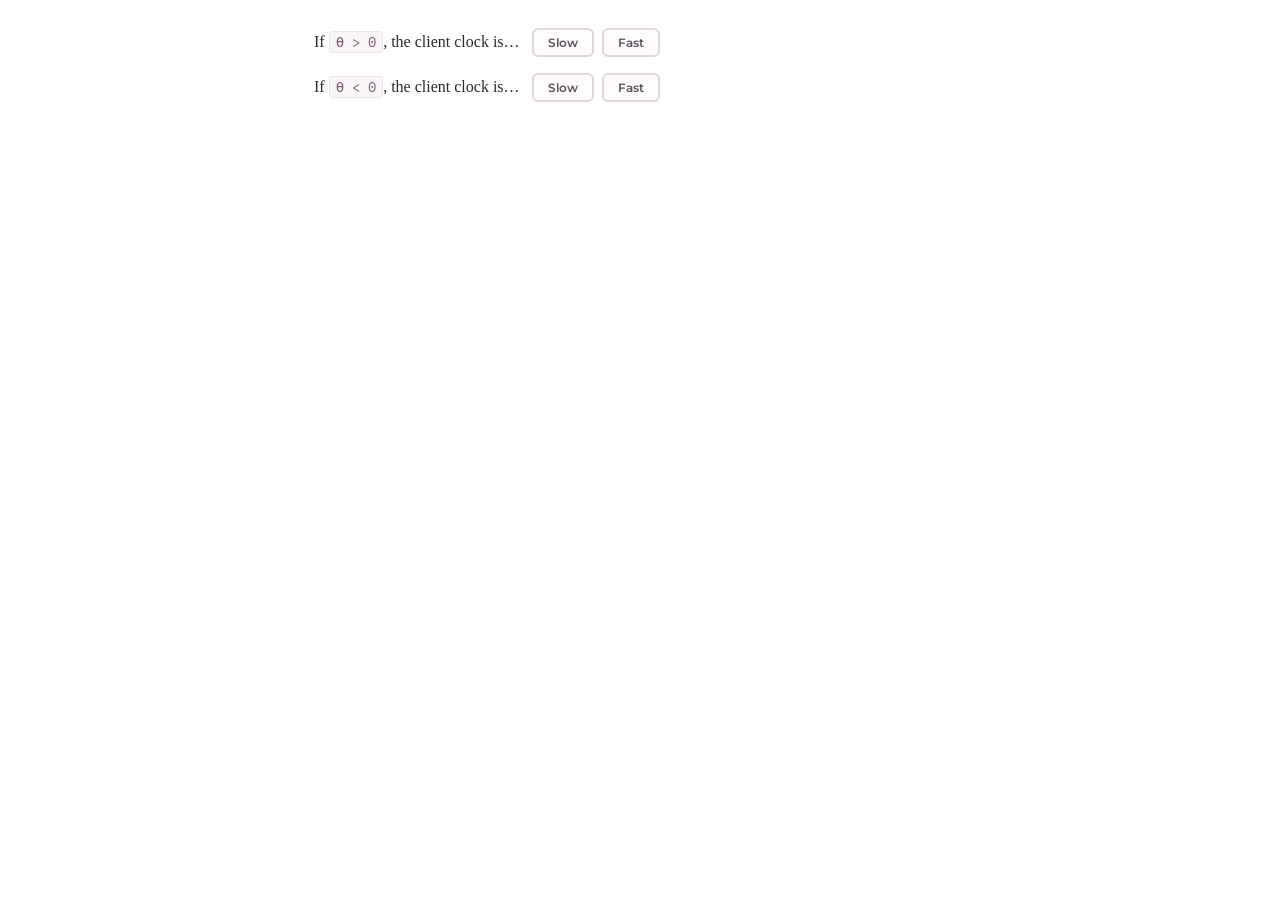
<file: artifacts/theta-quiz.html>
<!DOCTYPE html>
<html lang="en">
<head>
<meta charset="UTF-8">
<meta name="viewport" content="width=device-width, initial-scale=1.0">
<title>θ Quiz</title>
<style>
  @import url('https://fonts.googleapis.com/css2?family=Montserrat:wght@500;600;700&family=IBM+Plex+Mono:wght@400;500&display=swap');

  * { margin: 0; padding: 0; box-sizing: border-box; }

  body {
    font-family: "Cambria Math", Cambria, Georgia, serif;
    color: #2a2a2a;
    background: #fff;
    font-size: 17px;
  }

  .quiz {
    max-width: 700px;
    margin: 0 auto;
    padding: 28px 24px;
  }

  .q {
    display: flex;
    align-items: baseline;
    gap: 12px;
    margin-bottom: 16px;
  }

  .q-prompt {
    font-size: 1rem;
    line-height: 1.5;
  }

  .q-prompt code {
    font-family: "IBM Plex Mono", Menlo, monospace;
    font-size: 0.88em;
    background: #faf5f8;
    padding: 1px 6px;
    border-radius: 3px;
    color: #7b5e70;
    border: 1px solid #f0e4ec;
  }

  .q-buttons {
    display: flex;
    gap: 8px;
    flex-shrink: 0;
  }

  .q-btn {
    font-family: "Montserrat", sans-serif;
    font-size: 0.78rem;
    font-weight: 600;
    padding: 5px 14px;
    border: 2px solid #e0d5dc;
    border-radius: 6px;
    background: #fdfbfc;
    color: #5c4f5e;
    cursor: pointer;
    transition: border-color 0.15s, background 0.15s;
  }

  .q-btn:hover:not(.locked) {
    border-color: #d4829c;
    background: #fdf2f5;
  }

  .q-btn.locked { cursor: default; opacity: 0.45; }
  .q-btn.correct { border-color: #3cb371; background: #eef8f0; color: #2d7a4a; opacity: 1; }
  .q-btn.wrong { border-color: #d9534f; background: #fef2f2; color: #a33; opacity: 1; }

  .q-feedback {
    font-size: 0.82rem;
    margin-left: 4px;
    display: inline;
    opacity: 0;
    transition: opacity 0.2s;
  }
  .q-feedback.show { opacity: 1; }
  .q-feedback.right { color: #3cb371; }
  .q-feedback.nope { color: #d9534f; }
</style>
</head>
<body>
<div class="quiz">

  <div class="q" id="q1">
    <div class="q-prompt">If <code>θ &gt; 0</code>, the client clock is…</div>
    <div class="q-buttons">
      <button class="q-btn" onclick="answer(1,'slow',this)">Slow</button>
      <button class="q-btn" onclick="answer(1,'fast',this)">Fast</button>
    </div>
    <span class="q-feedback" id="fb1"></span>
  </div>

  <div class="q" id="q2">
    <div class="q-prompt">If <code>θ &lt; 0</code>, the client clock is…</div>
    <div class="q-buttons">
      <button class="q-btn" onclick="answer(2,'slow',this)">Slow</button>
      <button class="q-btn" onclick="answer(2,'fast',this)">Fast</button>
    </div>
    <span class="q-feedback" id="fb2"></span>
  </div>

</div>
<script>
const answers = { 1: 'slow', 2: 'fast' };
const done = {};

function answer(q, choice, btn) {
  if (done[q]) return;
  done[q] = true;

  const buttons = btn.parentElement.querySelectorAll('.q-btn');
  const fb = document.getElementById(`fb${q}`);
  const correct = choice === answers[q];

  buttons.forEach(b => b.classList.add('locked'));

  if (correct) {
    btn.classList.add('correct');
    fb.textContent = '✓';
    fb.className = 'q-feedback show right';
  } else {
    btn.classList.add('wrong');
    buttons.forEach(b => { if (!b.classList.contains('wrong')) b.classList.add('correct'); });
    fb.textContent = '✗';
    fb.className = 'q-feedback show nope';
  }
}
</script>
</body>
</html>
</file>
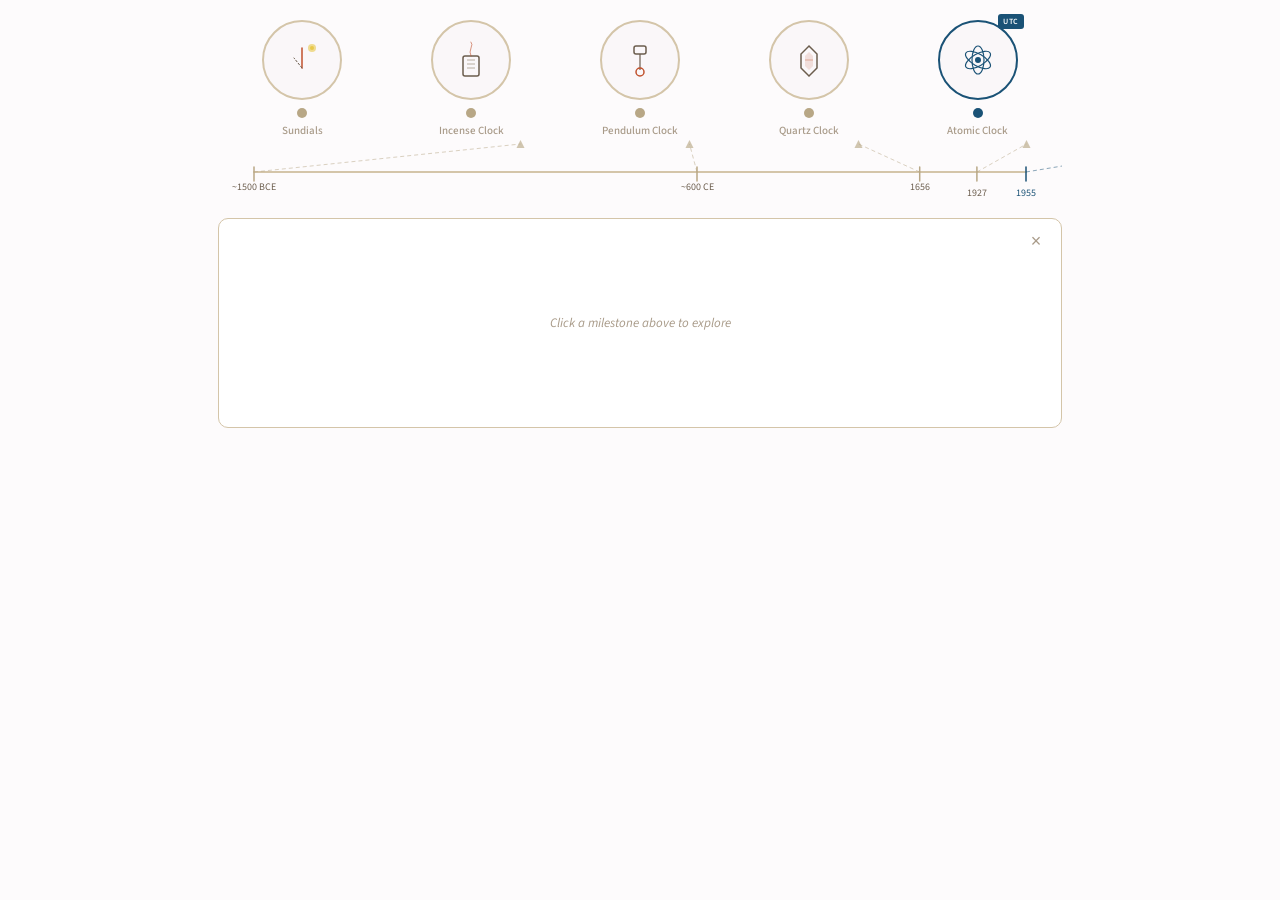
<file: artifacts/timekeeping-history.html>
<!DOCTYPE html>
<html lang="en">
<head>
<meta charset="UTF-8">
<meta name="viewport" content="width=device-width, initial-scale=1.0">
<title>History of Timekeeping</title>
<style>
  @import url('https://fonts.googleapis.com/css2?family=Playfair+Display:ital,wght@0,400;0,700;1,400&family=Source+Sans+3:wght@300;400;500;600&display=swap');

  * { margin: 0; padding: 0; box-sizing: border-box; }

  :root {
    --parchment: #fdfbfc;
    --ink: #2c2418;
    --ink-light: #6b5d4d;
    --ink-faint: #a89a88;
    --sepia: #d4c5a9;
    --sepia-dark: #b8a786;
    --accent: #c0512d;
    --utc-blue: #1a5276;
    --card-bg: #faf7f9;
    --font-display: 'Playfair Display', Georgia, serif;
    --font-body: 'Source Sans 3', 'Helvetica Neue', sans-serif;
  }

  body {
    font-family: var(--font-body);
    background: var(--parchment);
    color: var(--ink);
    overflow: hidden;
  }

  .page {
    max-width: 900px;
    margin: 0 auto;
    padding: 20px 28px 12px;
  }

  /* ── Evenly-spaced icon row ── */
  .track {
    display: flex;
    align-items: flex-start;
    gap: 0;
  }

  .node {
    flex: 1;
    display: flex;
    flex-direction: column;
    align-items: center;
    cursor: pointer;
    position: relative;
    z-index: 1;
  }

  .node-icon {
    width: 80px;
    height: 80px;
    border-radius: 50%;
    background: var(--card-bg);
    border: 2px solid var(--sepia);
    display: flex;
    align-items: center;
    justify-content: center;
    transition: all 0.3s ease;
    position: relative;
  }
  .node:hover .node-icon {
    border-color: var(--accent);
    box-shadow: 0 0 0 4px rgba(192, 81, 45, 0.1);
    transform: translateY(-2px);
  }
  .node.active .node-icon {
    border-color: var(--accent);
    background: #fff;
    box-shadow: 0 0 0 4px rgba(192, 81, 45, 0.15), 0 4px 16px rgba(0,0,0,0.08);
    transform: translateY(-3px);
  }
  .node.utc .node-icon { border-color: var(--utc-blue); }
  .node.utc:hover .node-icon,
  .node.utc.active .node-icon {
    border-color: var(--utc-blue);
    box-shadow: 0 0 0 4px rgba(26, 82, 118, 0.15), 0 4px 16px rgba(0,0,0,0.08);
  }
  .node-icon svg { width: 40px; height: 40px; }

  .node-dot {
    width: 10px;
    height: 10px;
    border-radius: 50%;
    background: var(--sepia-dark);
    margin: 8px 0 6px;
    transition: background 0.2s;
    flex-shrink: 0;
  }
  .node:hover .node-dot,
  .node.active .node-dot { background: var(--accent); }
  .node.utc .node-dot { background: var(--utc-blue); }

  .node-label {
    font-size: 11px;
    color: var(--ink-faint);
    text-align: center;
    font-weight: 500;
    line-height: 1.25;
    max-width: 80px;
  }
  .node.active .node-label { color: var(--ink); }

  .utc-badge {
    position: absolute;
    top: -8px;
    right: -8px;
    background: var(--utc-blue);
    color: #fff;
    font-size: 8px;
    font-weight: 600;
    letter-spacing: 0.05em;
    padding: 2px 5px;
    border-radius: 3px;
    text-transform: uppercase;
  }

  /* ── Proportional ruler ── */
  .ruler-wrap { width: 100%; margin-top: 2px; }
  #ruler-svg { display: block; width: 100%; }

  /* ── Detail panel (always visible) ── */
  .detail-panel {
    background: #fff;
    border: 1px solid var(--sepia);
    border-radius: 10px;
    overflow: hidden;
    height: 210px;
    position: relative;
    margin-top: 10px;
  }
  .detail-empty {
    display: flex;
    align-items: center;
    justify-content: center;
    height: 100%;
    font-size: 13px;
    color: var(--ink-faint);
    font-style: italic;
  }
  .detail-inner { display: none; height: 100%; }
  .detail-panel.filled .detail-empty { display: none; }
  .detail-panel.filled .detail-inner { display: flex; }

  .detail-illustration {
    width: 200px;
    flex-shrink: 0;
    background: var(--card-bg);
    display: flex;
    align-items: center;
    justify-content: center;
    border-right: 1px solid var(--sepia);
  }
  .detail-illustration svg { width: 130px; height: 130px; }

  .detail-text {
    flex: 1;
    padding: 22px 36px 20px 24px;
    overflow-y: auto;
  }
  .detail-text h2 {
    font-family: var(--font-display);
    font-size: 20px;
    font-weight: 700;
    margin-bottom: 3px;
  }
  .detail-text .era {
    font-size: 12px;
    color: var(--ink-faint);
    font-weight: 500;
    margin-bottom: 12px;
  }
  .detail-text .blurb { font-size: 13px; line-height: 1.65; color: var(--ink-light); }
  .detail-text .blurb p + p { margin-top: 8px; }

  .detail-close {
    position: absolute;
    top: 10px;
    right: 12px;
    border: none;
    background: none;
    font-size: 18px;
    color: var(--ink-faint);
    cursor: pointer;
    width: 26px;
    height: 26px;
    border-radius: 50%;
    display: flex;
    align-items: center;
    justify-content: center;
    transition: background 0.15s;
    z-index: 2;
  }
  .detail-close:hover { background: var(--card-bg); color: var(--ink); }
</style>
</head>
<body>
<div class="page">
  <div class="track" id="track"></div>
  <div class="ruler-wrap">
    <svg id="ruler-svg" height="68"></svg>
  </div>
  <div class="detail-panel" id="detail-panel">
    <div class="detail-empty">Click a milestone above to explore</div>
    <button class="detail-close" onclick="closePanel()" aria-label="Close">×</button>
    <div class="detail-inner">
      <div class="detail-illustration" id="detail-illus"></div>
      <div class="detail-text">
        <h2 id="detail-title"></h2>
        <div class="era" id="detail-era"></div>
        <div class="blurb" id="detail-blurb"></div>
      </div>
    </div>
  </div>
</div>

<script>
const items = [
  {
    id: 'sundial',
    year: '~1500 BCE',
    yearNum: -1500,
    label: 'Sundials',
    era: 'Ancient Egypt & Babylonia',
    utc: false,
    blurb: `<p>Sundials were used to tell the time by using the shadow that was cast by the position of the sun in the sky.</p>`,
    iconSmall: `<svg viewBox="0 0 40 40" fill="none" xmlns="http://www.w3.org/2000/svg">
      <circle cx="20" cy="28" rx="14" ry="6" stroke="#6b5d4d" stroke-width="1.5" fill="none"/>
      <line x1="20" y1="28" x2="20" y2="8" stroke="#c0512d" stroke-width="1.5" stroke-linecap="round"/>
      <line x1="20" y1="28" x2="12" y2="18" stroke="#6b5d4d" stroke-width="1" stroke-linecap="round" stroke-dasharray="2 2"/>
      <circle cx="30" cy="8" r="4" fill="#e8c84a" opacity="0.6"/>
      <circle cx="30" cy="8" r="2" fill="#e8c84a"/>
    </svg>`,
    iconLarge: `<svg viewBox="0 0 140 140" fill="none" xmlns="http://www.w3.org/2000/svg">
      <ellipse cx="70" cy="95" rx="50" ry="18" stroke="#6b5d4d" stroke-width="2" fill="#faf6f0"/>
      <ellipse cx="70" cy="95" rx="50" ry="18" fill="#d4c5a9" opacity="0.3"/>
      <line x1="70" y1="95" x2="35" y2="75" stroke="#a89a88" stroke-width="0.8"/>
      <line x1="70" y1="95" x2="45" y2="60" stroke="#a89a88" stroke-width="0.8"/>
      <line x1="70" y1="95" x2="60" y2="50" stroke="#a89a88" stroke-width="0.8"/>
      <line x1="70" y1="95" x2="80" y2="50" stroke="#a89a88" stroke-width="0.8"/>
      <line x1="70" y1="95" x2="95" y2="60" stroke="#a89a88" stroke-width="0.8"/>
      <line x1="70" y1="95" x2="105" y2="75" stroke="#a89a88" stroke-width="0.8"/>
      <line x1="70" y1="95" x2="70" y2="30" stroke="#c0512d" stroke-width="2.5" stroke-linecap="round"/>
      <line x1="70" y1="95" x2="40" y2="68" stroke="#2c2418" stroke-width="1.5" stroke-linecap="round" opacity="0.25"/>
      <circle cx="110" cy="25" r="14" fill="#e8c84a" opacity="0.25"/>
      <circle cx="110" cy="25" r="8" fill="#e8c84a" opacity="0.5"/>
      <circle cx="110" cy="25" r="4" fill="#e8c84a"/>
    </svg>`
  },
  {
    id: 'incense',
    year: '~600 CE',
    yearNum: 600,
    label: 'Incense Clock',
    era: 'Song Dynasty, China',
    utc: false,
    blurb: `<p>It was noticed that the rate that incense burns is relativly constant and thus this method of timekeeping measures how much of an incense stick has burned. Interestingly, there was sometimes an evenly distributed mix of different scents for the incense clock, so the changing of scents indicated the passing of a certain amount of time. Another advantage was that because this did not rely on the sun, this method of telling time could work at night.</p>`,
    iconSmall: `<svg viewBox="0 0 40 40" fill="none" xmlns="http://www.w3.org/2000/svg">
      <rect x="12" y="16" width="16" height="20" rx="2" stroke="#6b5d4d" stroke-width="1.5" fill="none"/>
      <line x1="16" y1="20" x2="24" y2="20" stroke="#a89a88" stroke-width="0.8"/>
      <line x1="16" y1="24" x2="24" y2="24" stroke="#a89a88" stroke-width="0.8"/>
      <line x1="16" y1="28" x2="24" y2="28" stroke="#a89a88" stroke-width="0.8"/>
      <path d="M20 16 Q18 12 20 8 Q22 4 20 2" stroke="#c0512d" stroke-width="1" fill="none" stroke-linecap="round" opacity="0.6"/>
    </svg>`,
    iconLarge: `<svg viewBox="0 0 140 140" fill="none" xmlns="http://www.w3.org/2000/svg">
      <rect x="30" y="45" width="80" height="75" rx="6" stroke="#6b5d4d" stroke-width="2" fill="#faf6f0"/>
      <rect x="30" y="45" width="80" height="75" rx="6" fill="#d4c5a9" opacity="0.2"/>
      <line x1="42" y1="58" x2="98" y2="58" stroke="#a89a88" stroke-width="1"/>
      <line x1="42" y1="68" x2="98" y2="68" stroke="#a89a88" stroke-width="1"/>
      <line x1="42" y1="78" x2="98" y2="78" stroke="#a89a88" stroke-width="1"/>
      <line x1="42" y1="88" x2="98" y2="88" stroke="#a89a88" stroke-width="1"/>
      <line x1="42" y1="98" x2="98" y2="98" stroke="#a89a88" stroke-width="1"/>
      <line x1="42" y1="108" x2="98" y2="108" stroke="#a89a88" stroke-width="1"/>
      <line x1="42" y1="68" x2="72" y2="68" stroke="#c0512d" stroke-width="2.5" stroke-linecap="round"/>
      <circle cx="72" cy="68" r="3" fill="#c0512d" opacity="0.6"/>
      <path d="M70 45 Q65 35 70 25 Q75 15 70 8" stroke="#a89a88" stroke-width="1.5" fill="none" stroke-linecap="round" opacity="0.4"/>
      <path d="M75 45 Q80 32 75 22 Q70 12 75 5" stroke="#a89a88" stroke-width="1" fill="none" stroke-linecap="round" opacity="0.25"/>
    </svg>`
  },
  {
    id: 'pendulum',
    year: '1656',
    yearNum: 1656,
    label: 'Pendulum Clock',
    era: 'Christiaan Huygens, Netherlands',
    utc: false,
    blurb: `<p>Pendulum clocks leveraged the consistent swinging of a pendulum to keep time. Inspired by Galileo's experiments with pendulums, Huygens was able to build a remarkably consistent clock for the time. Check out more about his discovery here: https://en.wikipedia.org/wiki/Christiaan_Huygens</p>`,
    iconSmall: `<svg viewBox="0 0 40 40" fill="none" xmlns="http://www.w3.org/2000/svg">
      <rect x="14" y="6" width="12" height="8" rx="2" stroke="#6b5d4d" stroke-width="1.5" fill="none"/>
      <line x1="20" y1="14" x2="20" y2="30" stroke="#6b5d4d" stroke-width="1.2"/>
      <circle cx="20" cy="32" r="4" stroke="#c0512d" stroke-width="1.5" fill="none"/>
    </svg>`,
    iconLarge: `<svg viewBox="0 0 140 140" fill="none" xmlns="http://www.w3.org/2000/svg">
      <rect x="40" y="12" width="60" height="45" rx="6" stroke="#6b5d4d" stroke-width="2" fill="#faf6f0"/>
      <circle cx="70" cy="34" r="16" stroke="#6b5d4d" stroke-width="1.5" fill="#fff"/>
      <line x1="70" y1="34" x2="70" y2="22" stroke="#2c2418" stroke-width="1.5" stroke-linecap="round"/>
      <line x1="70" y1="34" x2="80" y2="30" stroke="#2c2418" stroke-width="1.2" stroke-linecap="round"/>
      <circle cx="70" cy="34" r="2" fill="#2c2418"/>
      <line x1="70" y1="19" x2="70" y2="21" stroke="#6b5d4d" stroke-width="1"/>
      <line x1="70" y1="47" x2="70" y2="49" stroke="#6b5d4d" stroke-width="1"/>
      <line x1="55" y1="34" x2="57" y2="34" stroke="#6b5d4d" stroke-width="1"/>
      <line x1="83" y1="34" x2="85" y2="34" stroke="#6b5d4d" stroke-width="1"/>
      <line x1="70" y1="57" x2="70" y2="110" stroke="#6b5d4d" stroke-width="1.5"/>
      <circle cx="70" cy="115" r="10" stroke="#c0512d" stroke-width="2" fill="none"/>
      <circle cx="70" cy="115" r="4" fill="#c0512d" opacity="0.3"/>
      <path d="M50 115 Q70 125 90 115" stroke="#a89a88" stroke-width="0.8" fill="none" stroke-dasharray="3 3" opacity="0.5"/>
    </svg>`
  },
  {
    id: 'quartz',
    year: '1927',
    yearNum: 1927,
    label: 'Quartz Clock',
    era: 'Bell Labs, USA',
    utc: false,
    blurb: `<p>The quartz clock leverages the piezolelectric property (the idea that mechanical stress produces electric charge and vice versa) of the quartz crystal. Essentially, when a voltage is applied to a quartz crystal, the crystal oscillates at a frequency and produces another signal that occurs at that constant resonant frequency.</p>`,
    iconSmall: `<svg viewBox="0 0 40 40" fill="none" xmlns="http://www.w3.org/2000/svg">
      <polygon points="20,6 28,14 28,28 20,36 12,28 12,14" stroke="#6b5d4d" stroke-width="1.5" fill="none"/>
      <polygon points="20,12 24,16 24,26 20,30 16,26 16,16" fill="#c0512d" opacity="0.15"/>
      <line x1="16" y1="20" x2="24" y2="20" stroke="#c0512d" stroke-width="0.8" opacity="0.5"/>
    </svg>`,
    iconLarge: `<svg viewBox="0 0 140 140" fill="none" xmlns="http://www.w3.org/2000/svg">
      <polygon points="70,10 105,35 105,95 70,120 35,95 35,35" stroke="#6b5d4d" stroke-width="2" fill="#faf6f0"/>
      <polygon points="70,25 92,42 92,88 70,105 48,88 48,42" fill="#c0512d" opacity="0.08"/>
      <polygon points="70,40 80,48 80,82 70,90 60,82 60,48" fill="#c0512d" opacity="0.08"/>
      <line x1="48" y1="65" x2="92" y2="65" stroke="#c0512d" stroke-width="0.8" opacity="0.4"/>
      <path d="M48 55 Q58 50 70 55 Q82 60 92 55" stroke="#c0512d" stroke-width="0.8" fill="none" opacity="0.3"/>
      <path d="M48 75 Q58 80 70 75 Q82 70 92 75" stroke="#c0512d" stroke-width="0.8" fill="none" opacity="0.3"/>
      <text x="70" y="68" text-anchor="middle" font-family="Georgia, serif" font-size="10" fill="#c0512d" opacity="0.6">32,768 Hz</text>
      <line x1="55" y1="120" x2="55" y2="135" stroke="#6b5d4d" stroke-width="1.5" stroke-linecap="round"/>
      <line x1="85" y1="120" x2="85" y2="135" stroke="#6b5d4d" stroke-width="1.5" stroke-linecap="round"/>
    </svg>`
  },
  {
    id: 'atomic',
    year: '1955',
    yearNum: 1955,
    label: 'Atomic Clock',
    era: 'NPL, UK, basis of UTC (1967)',
    utc: true,
    blurb: `<p>The atomic clock is the most consistent clock in existance. It relies on the resonance frequency of atoms as the "tick" mechanism and measures this to keep near perfect time.</p>`,
    iconSmall: `<svg viewBox="0 0 40 40" fill="none" xmlns="http://www.w3.org/2000/svg">
      <circle cx="20" cy="20" r="3" fill="#1a5276"/>
      <ellipse cx="20" cy="20" rx="14" ry="6" stroke="#1a5276" stroke-width="1.2" fill="none" transform="rotate(-30 20 20)"/>
      <ellipse cx="20" cy="20" rx="14" ry="6" stroke="#1a5276" stroke-width="1.2" fill="none" transform="rotate(30 20 20)"/>
      <ellipse cx="20" cy="20" rx="14" ry="6" stroke="#1a5276" stroke-width="1.2" fill="none" transform="rotate(90 20 20)"/>
    </svg>`,
    iconLarge: `<svg viewBox="0 0 140 140" fill="none" xmlns="http://www.w3.org/2000/svg">
      <circle cx="70" cy="70" r="10" fill="#1a5276" opacity="0.2"/>
      <circle cx="70" cy="70" r="5" fill="#1a5276" opacity="0.5"/>
      <circle cx="70" cy="70" r="2" fill="#1a5276"/>
      <ellipse cx="70" cy="70" rx="55" ry="22" stroke="#1a5276" stroke-width="1.5" fill="none" transform="rotate(-35 70 70)" opacity="0.6"/>
      <ellipse cx="70" cy="70" rx="55" ry="22" stroke="#1a5276" stroke-width="1.5" fill="none" transform="rotate(35 70 70)" opacity="0.6"/>
      <ellipse cx="70" cy="70" rx="55" ry="22" stroke="#1a5276" stroke-width="1.5" fill="none" transform="rotate(90 70 70)" opacity="0.6"/>
      <circle cx="25" cy="52" r="4" fill="#1a5276" opacity="0.7"/>
      <circle cx="105" cy="45" r="4" fill="#1a5276" opacity="0.7"/>
      <circle cx="70" cy="15" r="4" fill="#1a5276" opacity="0.7"/>
      <text x="70" y="132" text-anchor="middle" font-family="Georgia, serif" font-size="11" fill="#1a5276" font-style="italic" opacity="0.6">Caesium-133</text>
    </svg>`
  }
];

const track = document.getElementById('track');
const panel = document.getElementById('detail-panel');
let activeId = null;

// Build nodes (icon + dot + label, no year — year shown on ruler)
items.forEach(item => {
  const node = document.createElement('div');
  node.className = 'node' + (item.utc ? ' utc' : '');
  node.dataset.id = item.id;
  node.onclick = () => toggleItem(item.id);
  node.innerHTML = `
    <div class="node-icon">
      ${item.iconSmall}
      ${item.utc ? '<span class="utc-badge">UTC</span>' : ''}
    </div>
    <div class="node-dot"></div>
    <div class="node-label">${item.label}</div>
  `;
  track.appendChild(node);
});

function buildRuler() {
  const rulerSvg = document.getElementById('ruler-svg');
  const W = track.offsetWidth;
  if (W === 0) return;

  // Even X centers from flex layout
  const nodes = track.querySelectorAll('.node');
  const evenX = Array.from(nodes).map(n => n.offsetLeft + n.offsetWidth / 2);

  // Proportional positions with minimum gap enforcement
  const years = items.map(i => i.yearNum);
  const minY = years[0], maxY = years[years.length - 1];
  const span = maxY - minY;
  const padX = 36;
  const usable = W - 2 * padX;
  const minGap = 52;

  let propX = years.map(y => padX + ((y - minY) / span) * usable);

  for (let i = 1; i < propX.length; i++) {
    if (propX[i] < propX[i - 1] + minGap) propX[i] = propX[i - 1] + minGap;
  }
  const maxAllowed = W - padX;
  if (propX[propX.length - 1] > maxAllowed) {
    const scale = (maxAllowed - propX[0]) / (propX[propX.length - 1] - propX[0]);
    propX = propX.map((p, i) => i === 0 ? p : propX[0] + (p - propX[0]) * scale);
  }

  const H = 68;
  const rulerY = 32; // y of horizontal baseline

  let svg = '';

  // Horizontal ruler baseline
  svg += `<line x1="${padX}" y1="${rulerY}" x2="${W - padX}" y2="${rulerY}"
                stroke="#d4c5a9" stroke-width="2" stroke-linecap="round"/>`;

  items.forEach((item, i) => {
    const color   = item.utc ? '#1a5276' : '#b8a786';
    const txColor = item.utc ? '#1a5276' : '#6b5d4d';
    const ex = +evenX[i].toFixed(1);
    const px = +propX[i].toFixed(1);

    // Dashed diagonal line from proportional tick up to even icon position
    svg += `<line x1="${px}" y1="${rulerY}"
                  x2="${ex}" y2="4"
                  stroke="${color}" stroke-width="1" opacity="0.5"
                  stroke-dasharray="4 3"/>`;

    // Small upward-pointing triangle arrowhead at icon end (y=4)
    svg += `<polygon points="${ex},0 ${ex - 4},8 ${ex + 4},8"
                     fill="${color}" opacity="0.65"/>`;

    // Tick mark below baseline at proportional position
    svg += `<line x1="${px}" y1="${rulerY - 5}" x2="${px}" y2="${rulerY + 9}"
                  stroke="${color}" stroke-width="1.5" stroke-linecap="round"/>`;

    // Year label — stagger vertically if close to the previous tick
    const prevPX = i > 0 ? propX[i - 1] : -999;
    const labelY = (px - prevPX < 62) ? rulerY + 24 : rulerY + 18;
    svg += `<text x="${px}" y="${labelY}"
                  text-anchor="middle"
                  font-family="'Source Sans 3', sans-serif"
                  font-size="10" fill="${txColor}">${item.year}</text>`;
  });

  rulerSvg.setAttribute('viewBox', `0 0 ${W} ${H}`);
  rulerSvg.innerHTML = svg;
}

// Two rAF passes to ensure flex layout is complete before measuring
requestAnimationFrame(() => requestAnimationFrame(buildRuler));
window.addEventListener('resize', buildRuler);

function toggleItem(id) {
  if (activeId === id) { closePanel(); return; }
  activeId = id;
  const item = items.find(i => i.id === id);
  document.querySelectorAll('.node').forEach(n => n.classList.remove('active'));
  document.querySelector(`.node[data-id="${id}"]`).classList.add('active');
  document.getElementById('detail-title').textContent = item.label;
  document.getElementById('detail-era').textContent = item.era;
  document.getElementById('detail-blurb').innerHTML = item.blurb;
  document.getElementById('detail-illus').innerHTML = item.iconLarge;
  panel.classList.add('filled');
}

function closePanel() {
  activeId = null;
  panel.classList.remove('filled');
  document.querySelectorAll('.node').forEach(n => n.classList.remove('active'));
}
</script>
</body>
</html>
</file>
